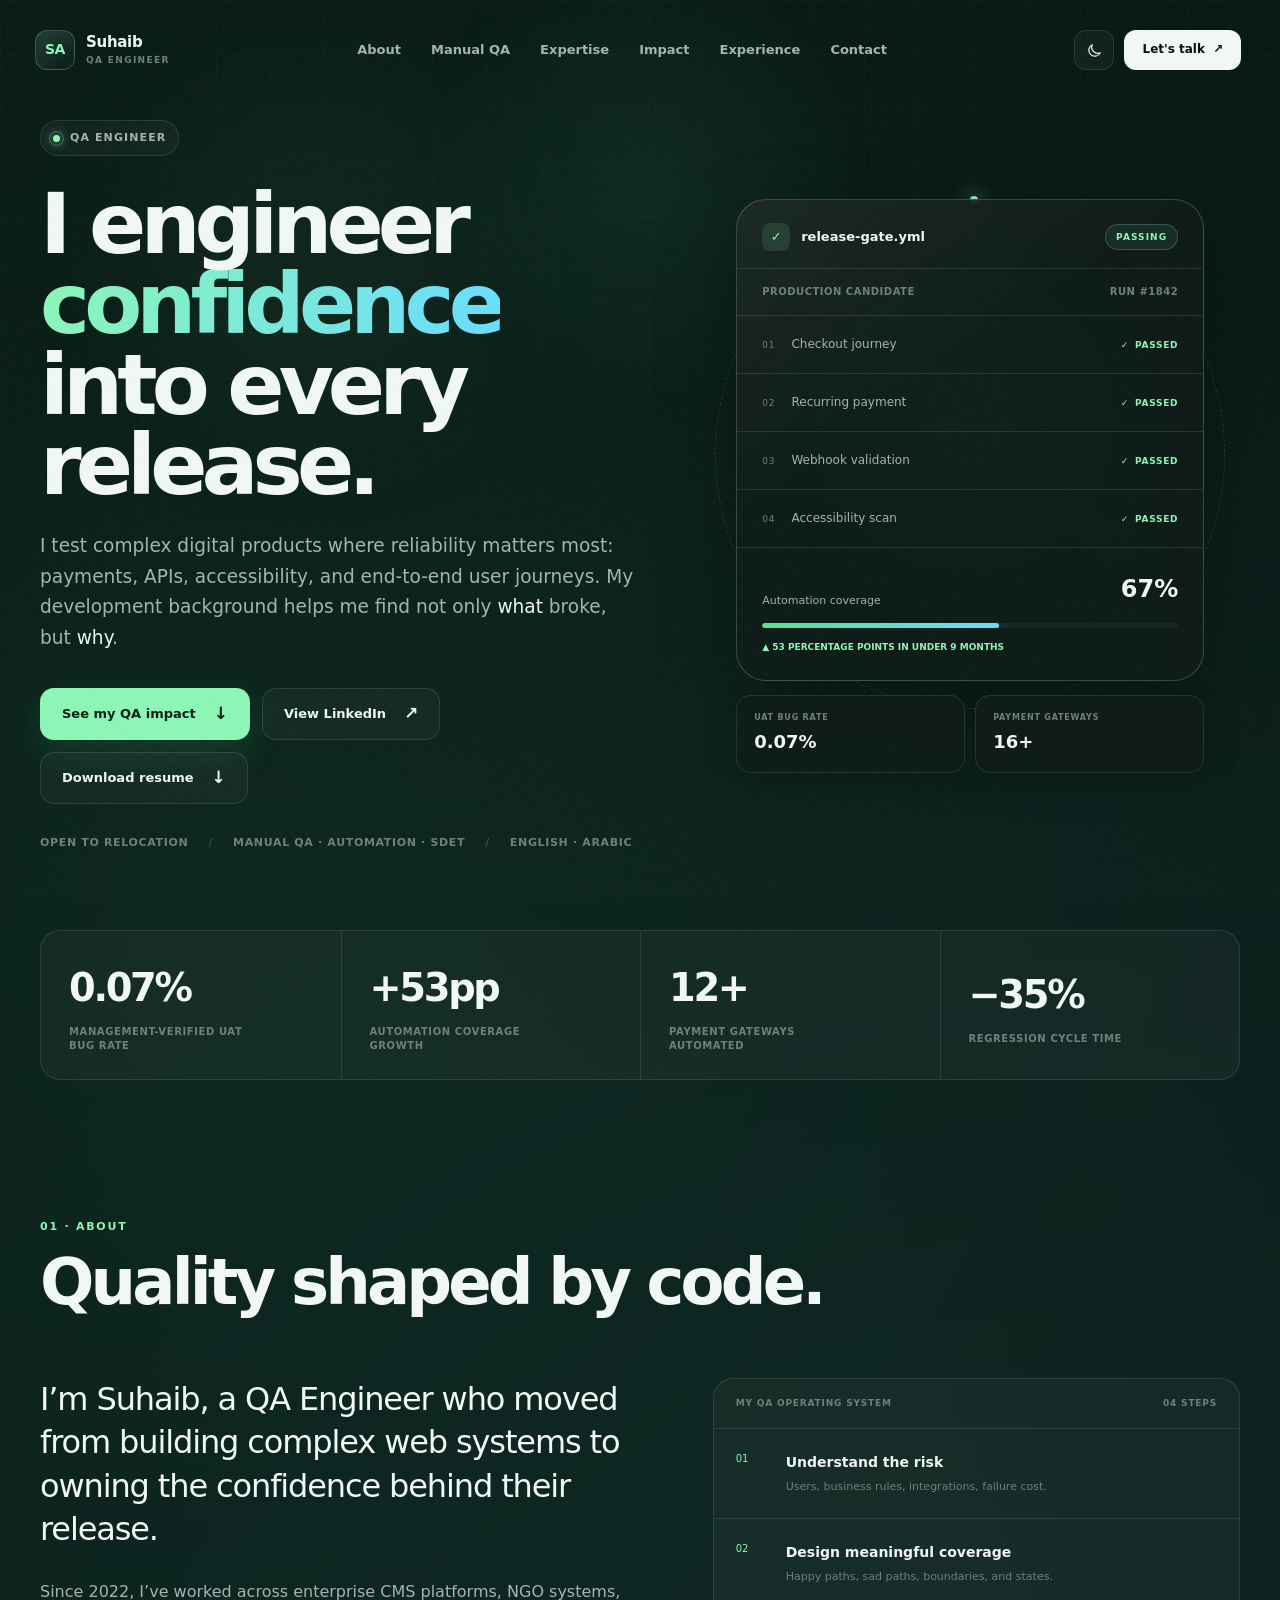
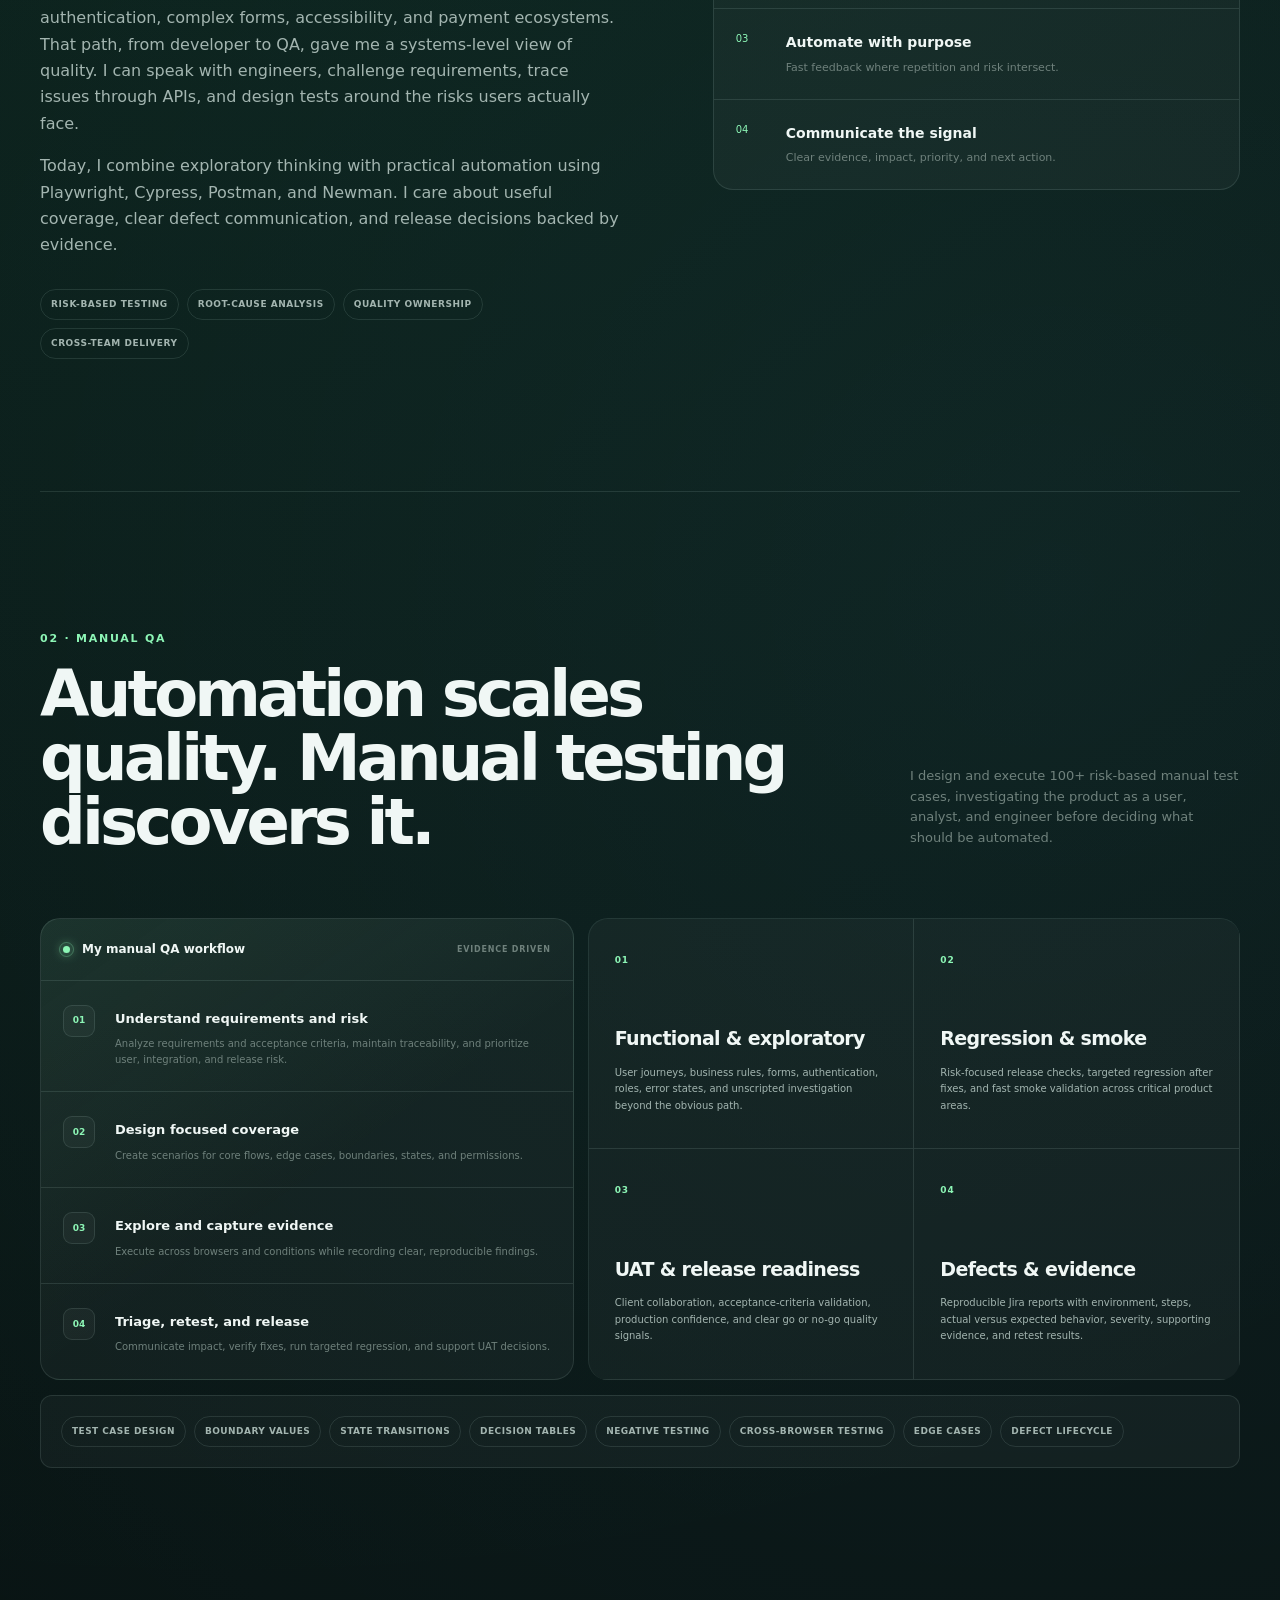
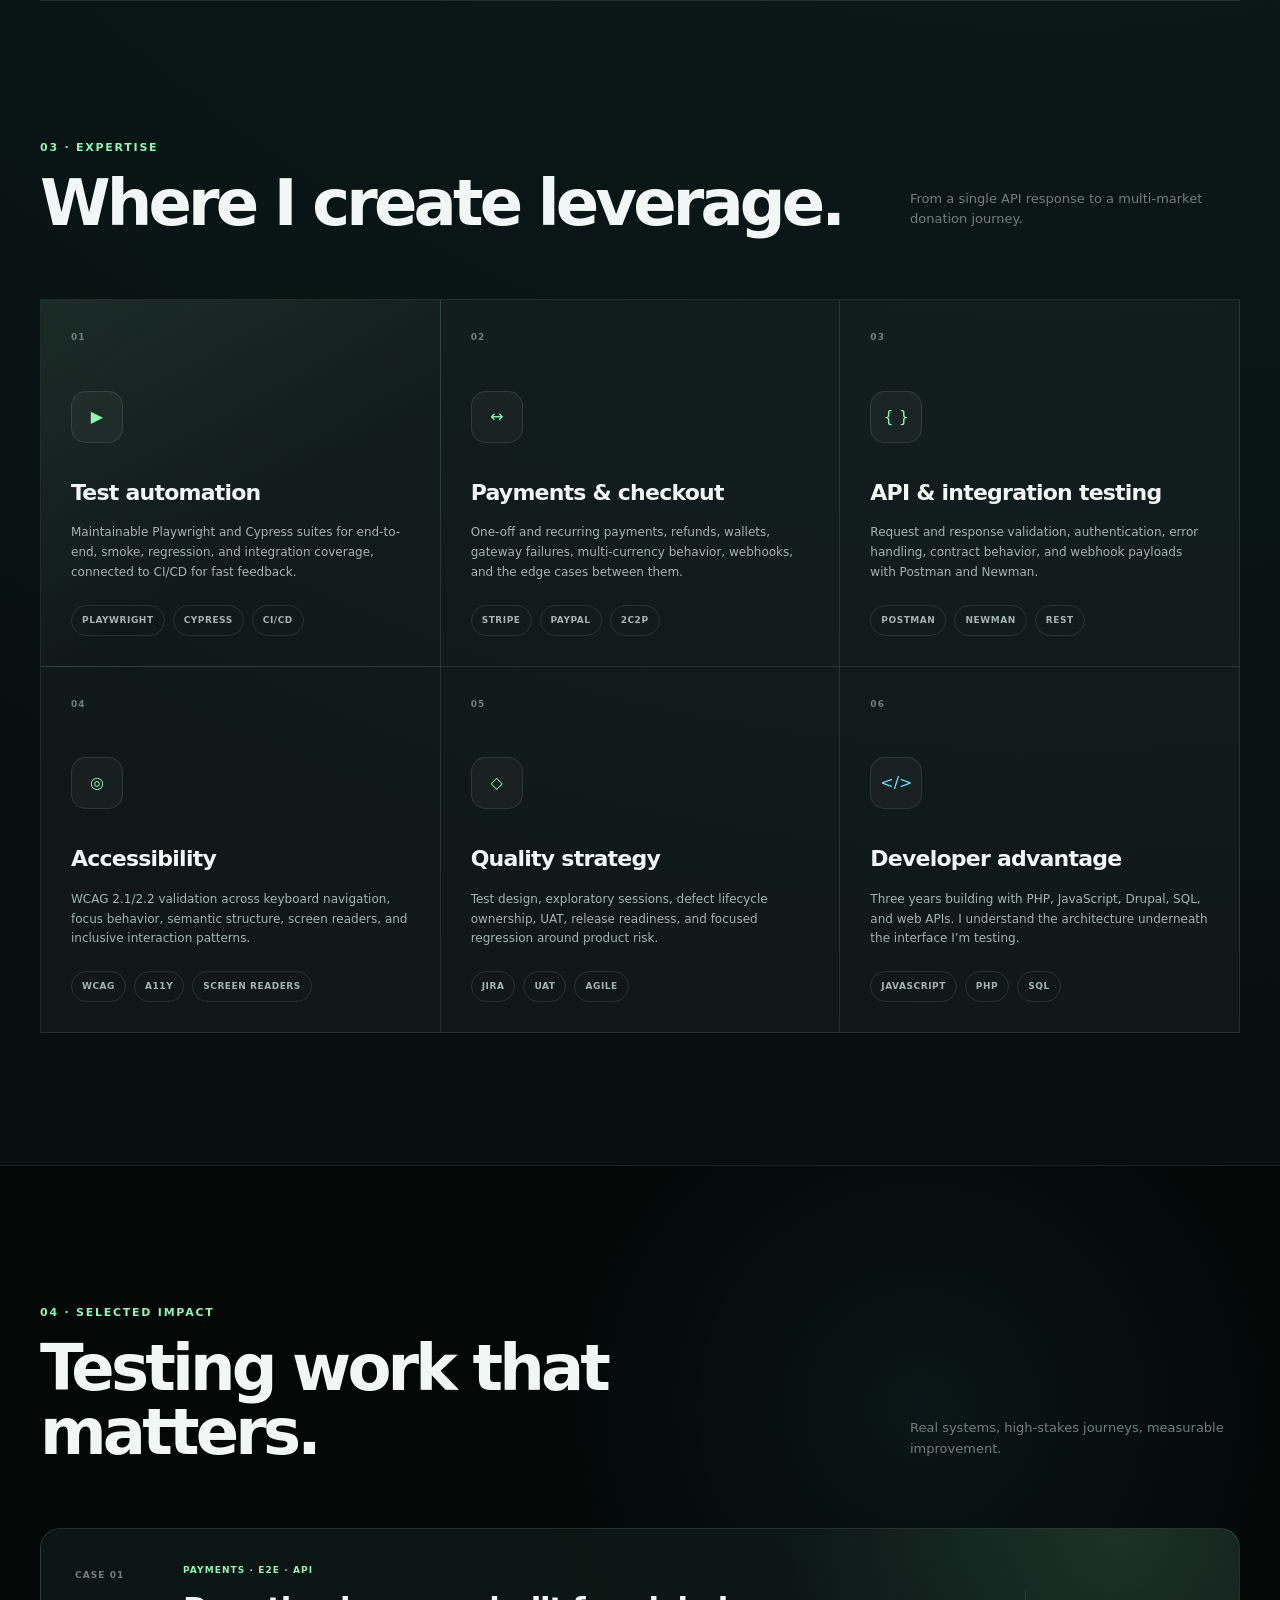
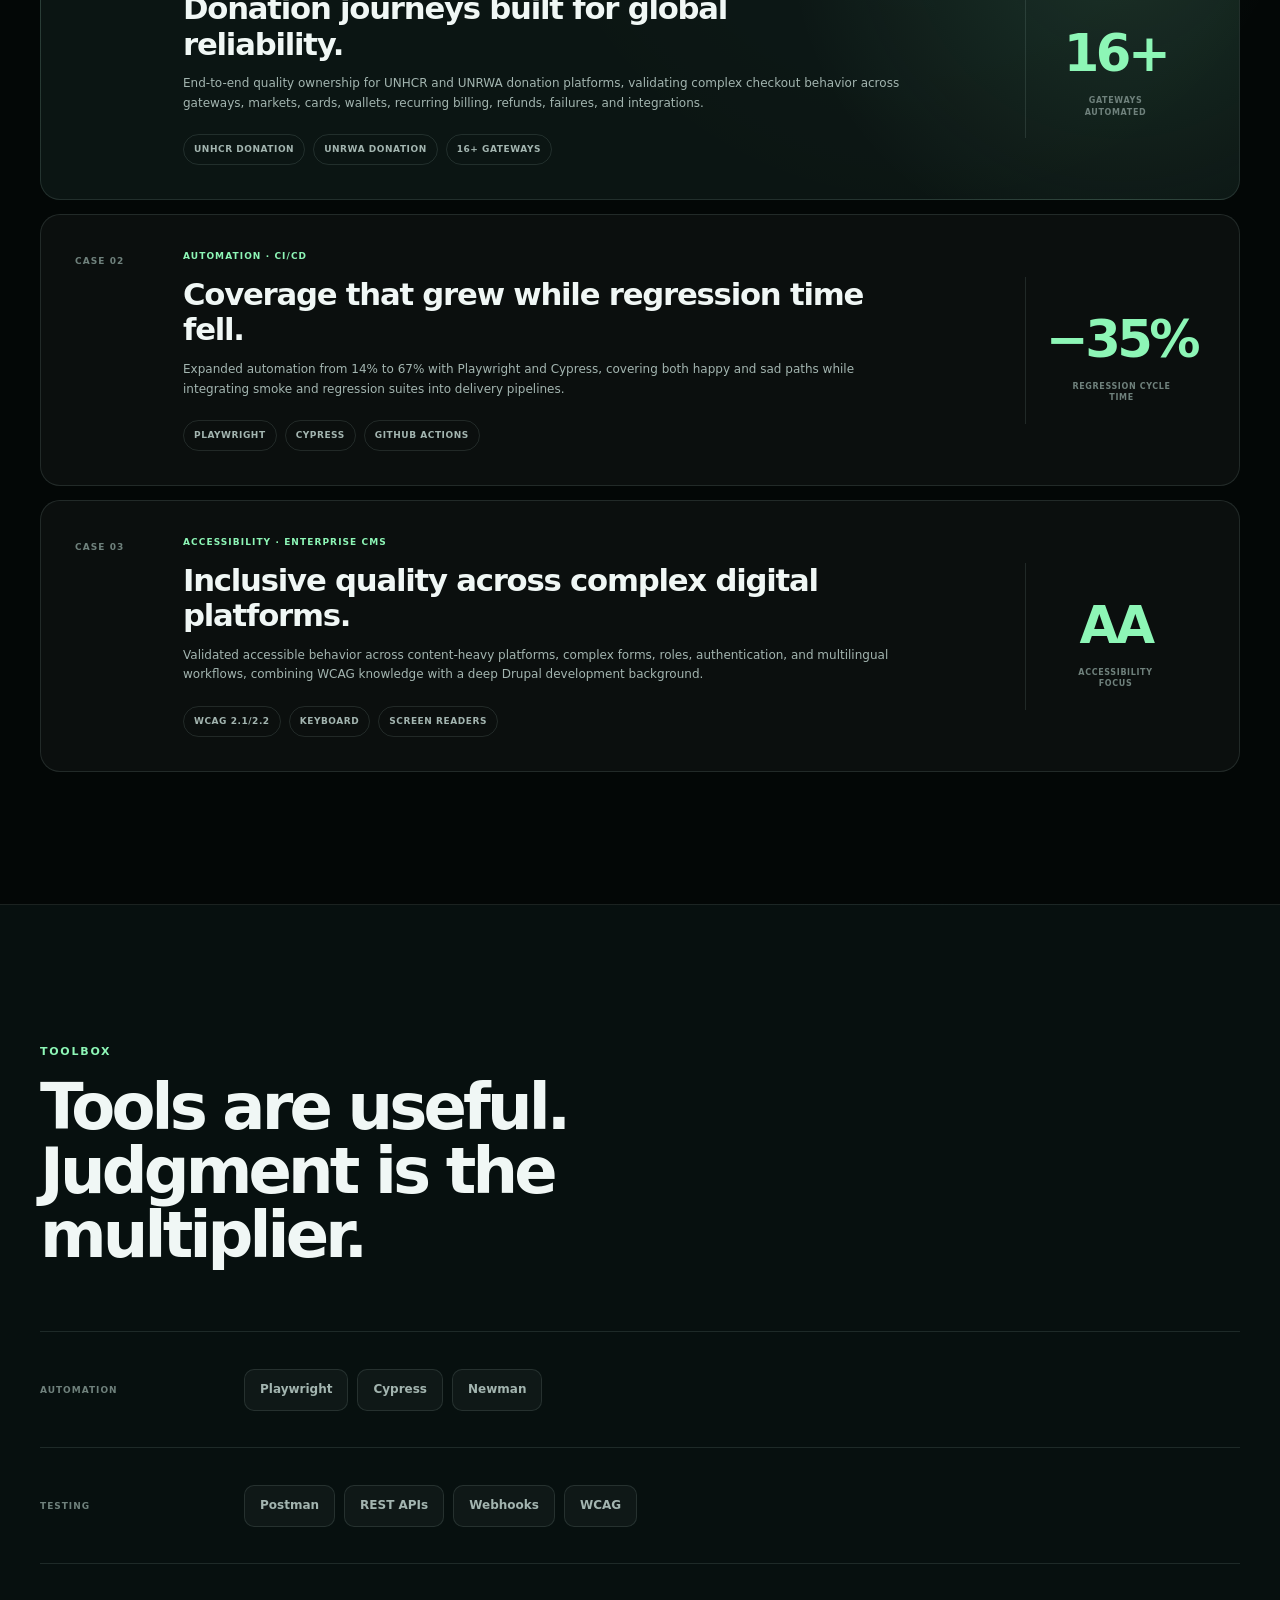
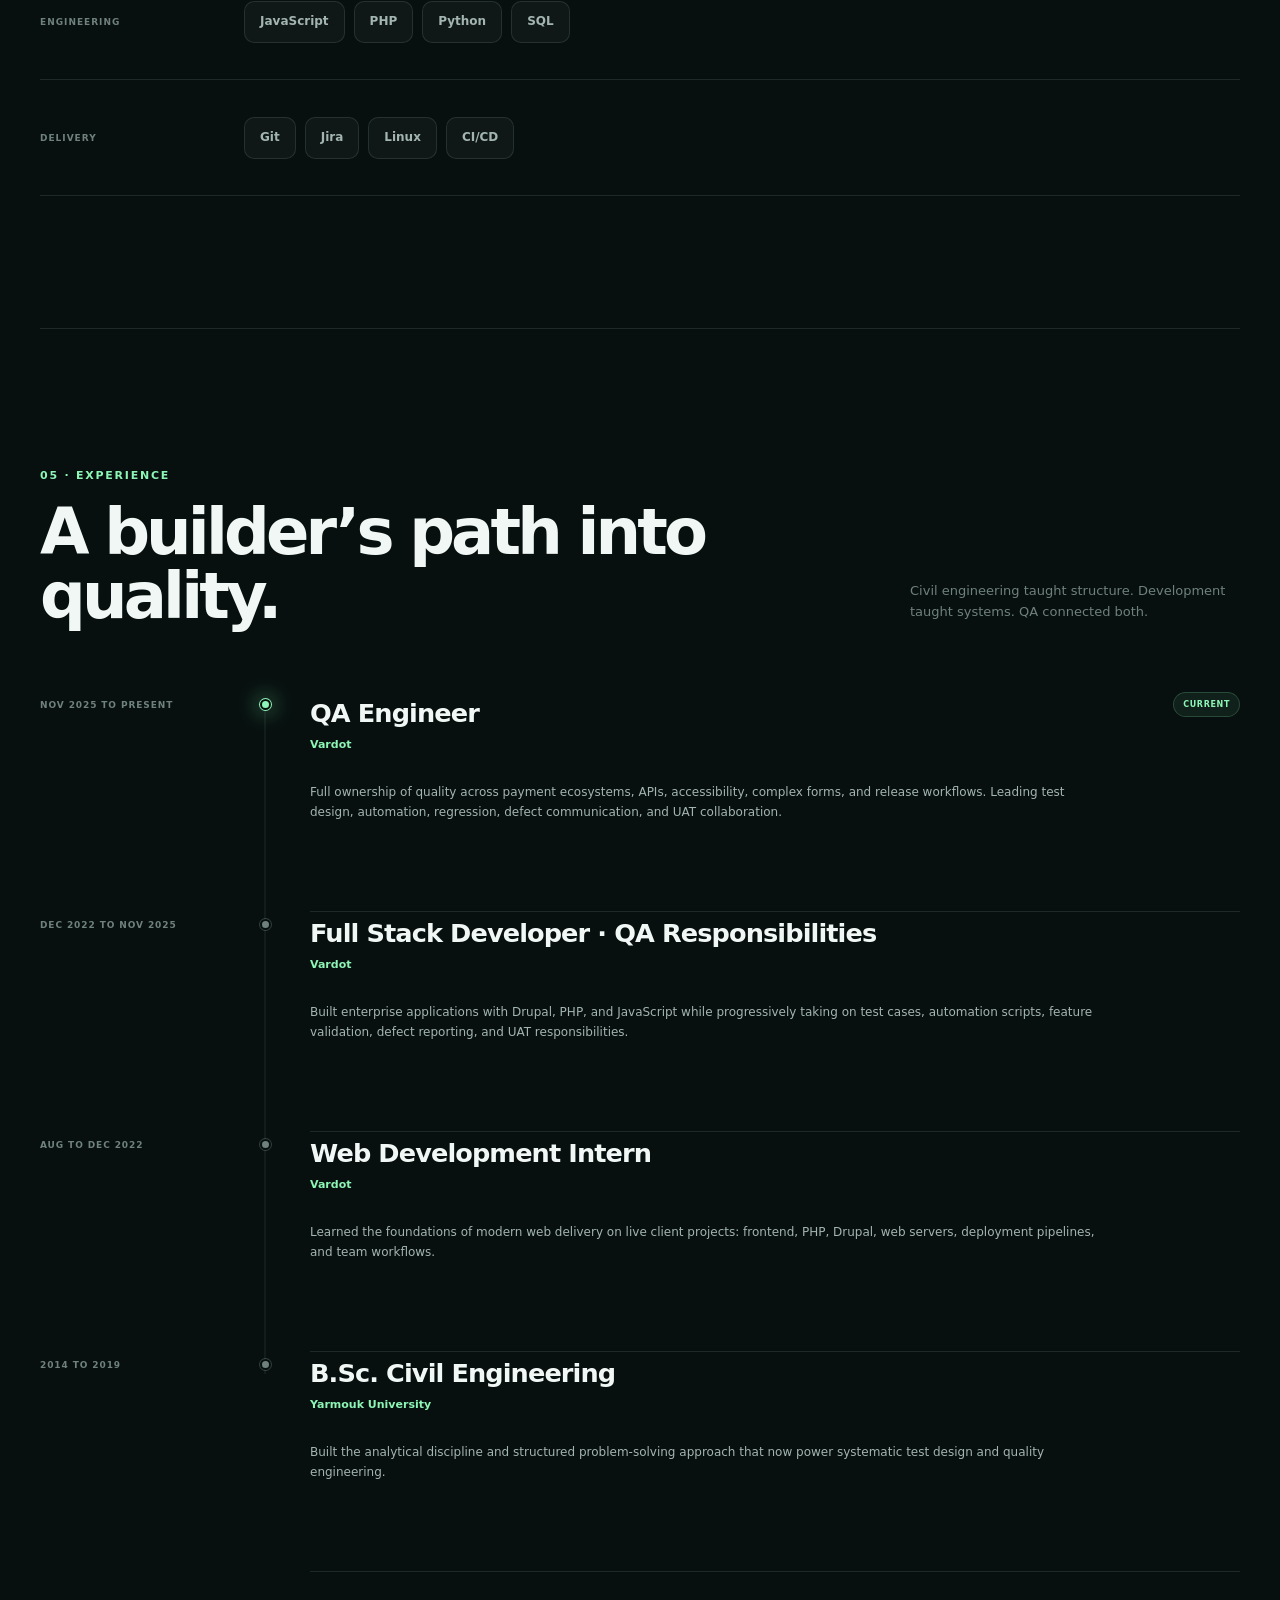
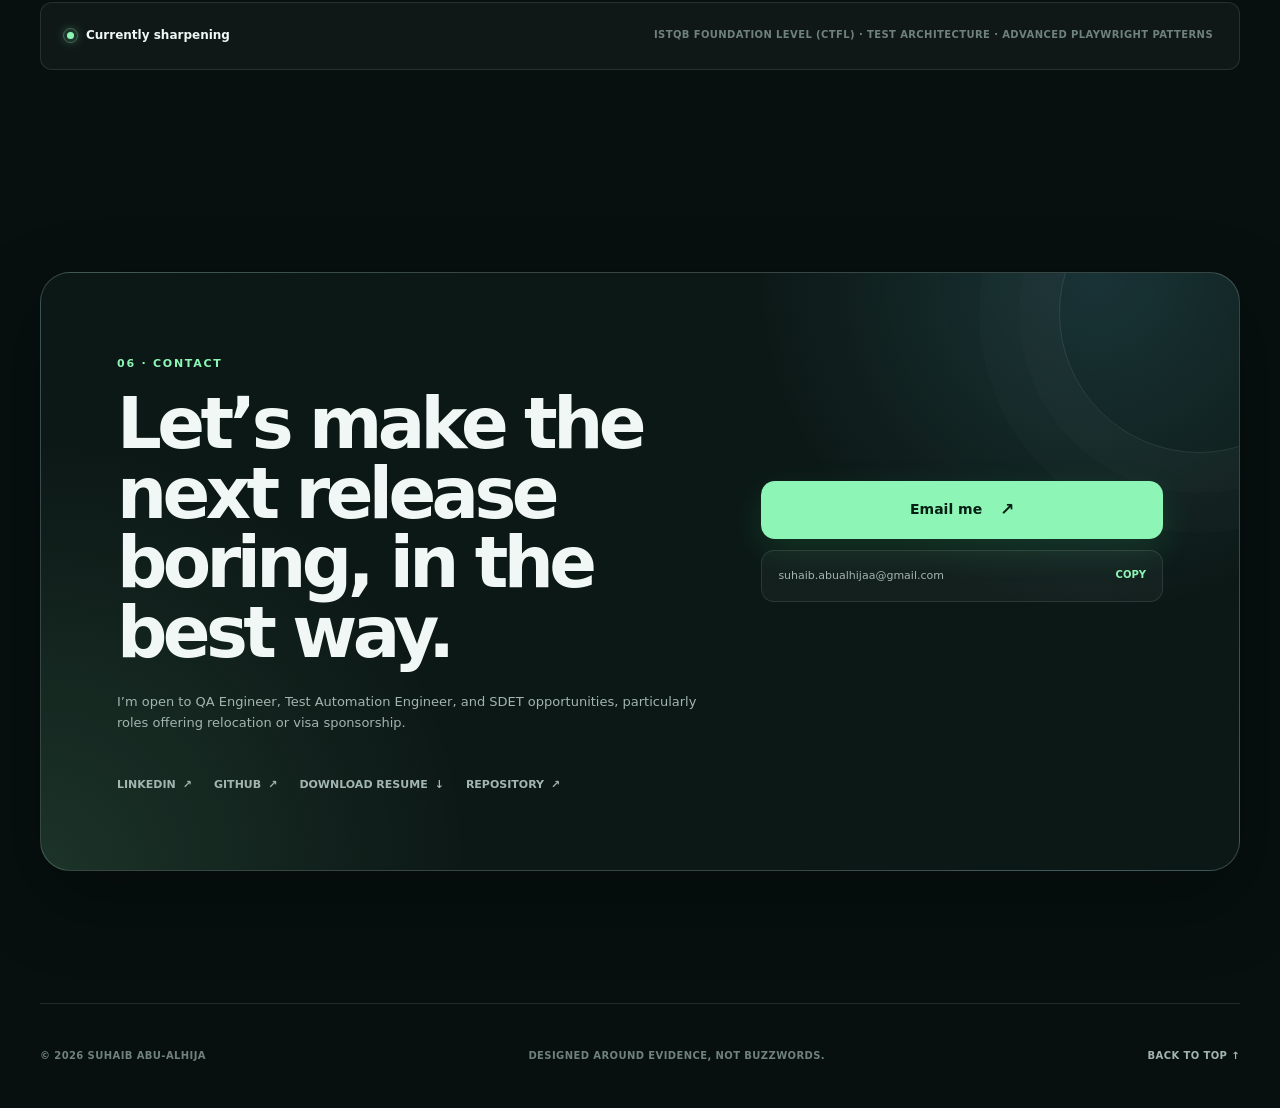
<file: index.html>
<!doctype html>
<html lang="en" data-theme="dark">
  <head>
    <meta charset="UTF-8" />
    <meta name="viewport" content="width=device-width, initial-scale=1" />
    <meta
      name="description"
      content="Portfolio of Suhaib Abu-Alhija, a QA Engineer specializing in test automation, payment ecosystems, API testing, accessibility, and reliable release engineering."
    />
    <meta name="author" content="Suhaib Abu-Alhija" />
    <meta name="theme-color" content="#07100f" />
    <meta name="color-scheme" content="dark light" />
    <meta property="og:type" content="website" />
    <meta property="og:site_name" content="Suhaib Abu-Alhija" />
    <meta property="og:title" content="Suhaib Abu-Alhija | QA Engineer & Test Automation" />
    <meta
      property="og:description"
      content="I build confidence into complex releases through automation, payment testing, API validation, and a developer's understanding of the system underneath."
    />
    <meta property="og:url" content="https://abualhija.github.io/portfolio/" />
    <meta property="og:image" content="https://abualhija.github.io/portfolio/og-image.png" />
    <meta property="og:image:width" content="1200" />
    <meta property="og:image:height" content="630" />
    <meta name="twitter:card" content="summary_large_image" />
    <meta name="twitter:title" content="Suhaib Abu-Alhija | QA Engineer" />
    <meta
      name="twitter:description"
      content="QA automation, payments, APIs, accessibility, and release confidence."
    />
    <meta name="twitter:image" content="https://abualhija.github.io/portfolio/og-image.png" />
    <link rel="canonical" href="https://abualhija.github.io/portfolio/" />
    <link rel="icon" type="image/svg+xml" href="favicon.svg" />
    <link rel="icon" type="image/png" sizes="32x32" href="favicon-32x32.png" />
    <link rel="apple-touch-icon" href="apple-touch-icon.png" />
    <link rel="manifest" href="site.webmanifest" />
    <link rel="stylesheet" href="qa-portfolio.css?v=mobile-1" />
    <title>Suhaib Abu-Alhija | QA Engineer & Test Automation</title>
  </head>
  <body>
    <a class="skip-link" href="#main">Skip to main content</a>
    <div class="scroll-progress" aria-hidden="true"><span></span></div>
    <div class="cursor-glow" aria-hidden="true"></div>

    <header class="site-header" data-header>
      <a class="brand" href="#home" aria-label="Suhaib Abu-Alhija home">
        <span class="brand-mark">SA</span>
        <span class="brand-copy">
          <strong>Suhaib</strong>
          <small>QA Engineer</small>
        </span>
      </a>

      <nav class="main-nav" aria-label="Primary navigation" data-nav>
        <a href="#about">About</a>
        <a href="#manual">Manual QA</a>
        <a href="#expertise">Expertise</a>
        <a href="#work">Impact</a>
        <a href="#experience">Experience</a>
        <a href="#contact">Contact</a>
      </nav>

      <div class="header-actions">
        <button class="icon-button theme-toggle" type="button" aria-label="Switch to light theme" data-theme-toggle>
          <svg class="moon-icon" viewBox="0 0 24 24" aria-hidden="true">
            <path d="M20.2 15.1A8.5 8.5 0 0 1 8.9 3.8 8.5 8.5 0 1 0 20.2 15Z"></path>
          </svg>
          <svg class="sun-icon" viewBox="0 0 24 24" aria-hidden="true">
            <circle cx="12" cy="12" r="3.5"></circle>
            <path d="M12 2v2M12 20v2M4.9 4.9l1.4 1.4M17.7 17.7l1.4 1.4M2 12h2M20 12h2M4.9 19.1l1.4-1.4M17.7 6.3l1.4-1.4"></path>
          </svg>
        </button>
        <a class="header-cta" href="#contact">Let's talk <span aria-hidden="true">↗</span></a>
        <button
          class="menu-toggle"
          type="button"
          aria-label="Open navigation"
          aria-expanded="false"
          data-menu-toggle
        >
          <span></span><span></span>
        </button>
      </div>
    </header>

    <main id="main">
      <section class="hero section-shell" id="home">
        <div class="hero-copy" data-reveal>
          <div class="eyebrow">
            <span class="status-dot" aria-hidden="true"></span>
            QA Engineer
          </div>
          <h1>
            I engineer
            <span class="gradient-text">confidence</span>
            into every release.
          </h1>
          <p class="hero-intro">
            I test complex digital products where reliability matters most: payments, APIs,
            accessibility, and end-to-end user journeys. My development background helps me
            find not only <em>what</em> broke, but <em>why</em>.
          </p>

          <div class="hero-actions">
            <a class="button button-primary" href="#work">
              See my QA impact <span aria-hidden="true">↓</span>
            </a>
            <a
              class="button button-secondary"
              href="https://www.linkedin.com/in/suhaib-hija/"
              target="_blank"
              rel="noreferrer"
            >
              View LinkedIn <span aria-hidden="true">↗</span>
            </a>
            <a
              class="button button-secondary"
              href="Suhaib_QA.pdf"
              download
              onclick="window.goatcounter?.count({ path: 'cv-download', title: 'CV Download', event: true })"
            >
              Download resume <span aria-hidden="true">↓</span>
            </a>
          </div>

          <div class="hero-meta" aria-label="Availability">
            <span>Open to relocation</span>
            <span>Manual QA · Automation · SDET</span>
            <span>English · Arabic</span>
          </div>
        </div>

        <div class="hero-visual" data-reveal data-delay="160">
          <div class="orbit orbit-one" aria-hidden="true"></div>
          <div class="orbit orbit-two" aria-hidden="true"></div>
          <div class="quality-console" data-tilt>
            <div class="console-header">
              <div class="console-title">
                <span class="console-icon" aria-hidden="true">✓</span>
                <span>release-gate.yml</span>
              </div>
              <span class="passing-pill">passing</span>
            </div>
            <div class="console-meta">
              <span>Production candidate</span>
              <span>Run #1842</span>
            </div>
            <div class="test-list" aria-label="Automated test results">
              <div class="test-row" data-test-row>
                <span class="test-name"><i>01</i> Checkout journey</span>
                <span class="test-status">queued</span>
              </div>
              <div class="test-row" data-test-row>
                <span class="test-name"><i>02</i> Recurring payment</span>
                <span class="test-status">queued</span>
              </div>
              <div class="test-row" data-test-row>
                <span class="test-name"><i>03</i> Webhook validation</span>
                <span class="test-status">queued</span>
              </div>
              <div class="test-row" data-test-row>
                <span class="test-name"><i>04</i> Accessibility scan</span>
                <span class="test-status">queued</span>
              </div>
            </div>
            <div class="console-result">
              <div>
                <span class="result-label">Automation coverage</span>
                <strong>67%</strong>
              </div>
              <div class="coverage-track" aria-hidden="true"><span></span></div>
              <p><span>▲ 53 percentage points in under 9 months</span></p>
            </div>
          </div>

          <div class="floating-notes" aria-hidden="true">
            <div class="floating-note note-one">
              <span>UAT bug rate</span>
              <strong>0.07%</strong>
            </div>
            <div class="floating-note note-two">
              <span>Payment gateways</span>
              <strong>16+</strong>
            </div>
          </div>
        </div>
      </section>

      <section class="metrics section-shell" aria-label="Key achievements">
        <article class="metric-card" data-reveal>
          <strong class="metric-value" data-count="0.07" data-decimals="2" data-suffix="%">0.07%</strong>
          <span>Management-verified UAT bug rate</span>
        </article>
        <article class="metric-card" data-reveal data-delay="80">
          <strong class="metric-value" data-count="53" data-prefix="+" data-suffix="pp">+53pp</strong>
          <span>Automation coverage growth</span>
        </article>
        <article class="metric-card" data-reveal data-delay="160">
          <strong class="metric-value" data-count="12" data-suffix="+">16+</strong>
          <span>Payment gateways automated</span>
        </article>
        <article class="metric-card" data-reveal data-delay="240">
          <strong class="metric-value" data-count="35" data-prefix="−" data-suffix="%">−35%</strong>
          <span>Regression cycle time</span>
        </article>
      </section>

      <section class="about section-shell section-pad" id="about">
        <div class="section-heading" data-reveal>
          <span class="section-kicker">01 · About</span>
          <h2>Quality shaped by code.</h2>
        </div>

        <div class="about-grid">
          <div class="about-copy" data-reveal>
            <p class="lead">
              I’m Suhaib, a QA Engineer who moved from building complex web systems to
              owning the confidence behind their release.
            </p>
            <p>
              Since 2022, I’ve worked across enterprise CMS platforms, NGO systems,
              authentication, complex forms, accessibility, and payment ecosystems. That
              path, from developer to QA, gave me a systems-level view of quality. I can
              speak with engineers, challenge requirements, trace issues through APIs,
              and design tests around the risks users actually face.
            </p>
            <p>
              Today, I combine exploratory thinking with practical automation using
              Playwright, Cypress, Postman, and Newman. I care about useful coverage,
              clear defect communication, and release decisions backed by evidence.
            </p>
            <div class="about-tags" aria-label="Professional focus">
              <span>Risk-based testing</span>
              <span>Root-cause analysis</span>
              <span>Quality ownership</span>
              <span>Cross-team delivery</span>
            </div>
          </div>

          <aside class="principles-card" data-reveal data-delay="120">
            <div class="card-topline">
              <span>My QA operating system</span>
              <span>04 steps</span>
            </div>
            <ol class="principles-list">
              <li>
                <span>01</span>
                <div><strong>Understand the risk</strong><small>Users, business rules, integrations, failure cost.</small></div>
              </li>
              <li>
                <span>02</span>
                <div><strong>Design meaningful coverage</strong><small>Happy paths, sad paths, boundaries, and states.</small></div>
              </li>
              <li>
                <span>03</span>
                <div><strong>Automate with purpose</strong><small>Fast feedback where repetition and risk intersect.</small></div>
              </li>
              <li>
                <span>04</span>
                <div><strong>Communicate the signal</strong><small>Clear evidence, impact, priority, and next action.</small></div>
              </li>
            </ol>
          </aside>
        </div>
      </section>

      <section class="manual section-shell section-pad" id="manual">
        <div class="section-heading heading-row" data-reveal>
          <div>
            <span class="section-kicker">02 · Manual QA</span>
            <h2>Automation scales quality. Manual testing discovers it.</h2>
          </div>
          <p>
            I design and execute 100+ risk-based manual test cases, investigating the product
            as a user, analyst, and engineer before deciding what should be automated.
          </p>
        </div>

        <div class="manual-dashboard">
          <article class="manual-flow" data-reveal>
            <div class="manual-flow-header">
              <div>
                <span class="status-dot" aria-hidden="true"></span>
                <strong>My manual QA workflow</strong>
              </div>
              <span>Evidence driven</span>
            </div>
            <ol class="manual-steps">
              <li>
                <span>01</span>
                <div>
                  <strong>Understand requirements and risk</strong>
                  <p>Analyze requirements and acceptance criteria, maintain traceability, and prioritize user, integration, and release risk.</p>
                </div>
              </li>
              <li>
                <span>02</span>
                <div>
                  <strong>Design focused coverage</strong>
                  <p>Create scenarios for core flows, edge cases, boundaries, states, and permissions.</p>
                </div>
              </li>
              <li>
                <span>03</span>
                <div>
                  <strong>Explore and capture evidence</strong>
                  <p>Execute across browsers and conditions while recording clear, reproducible findings.</p>
                </div>
              </li>
              <li>
                <span>04</span>
                <div>
                  <strong>Triage, retest, and release</strong>
                  <p>Communicate impact, verify fixes, run targeted regression, and support UAT decisions.</p>
                </div>
              </li>
            </ol>
          </article>

          <div class="manual-capabilities">
            <article class="manual-card" data-reveal data-delay="50">
              <span>01</span>
              <h3>Functional & exploratory</h3>
              <p>
                User journeys, business rules, forms, authentication, roles, error states,
                and unscripted investigation beyond the obvious path.
              </p>
            </article>
            <article class="manual-card" data-reveal data-delay="100">
              <span>02</span>
              <h3>Regression & smoke</h3>
              <p>
                Risk-focused release checks, targeted regression after fixes, and fast
                smoke validation across critical product areas.
              </p>
            </article>
            <article class="manual-card" data-reveal data-delay="150">
              <span>03</span>
              <h3>UAT & release readiness</h3>
              <p>
                Client collaboration, acceptance-criteria validation, production
                confidence, and clear go or no-go quality signals.
              </p>
            </article>
            <article class="manual-card" data-reveal data-delay="200">
              <span>04</span>
              <h3>Defects & evidence</h3>
              <p>
                Reproducible Jira reports with environment, steps, actual versus expected
                behavior, severity, supporting evidence, and retest results.
              </p>
            </article>
          </div>
        </div>

        <div class="manual-techniques" data-reveal aria-label="Manual testing techniques">
          <span>Test case design</span>
          <span>Boundary values</span>
          <span>State transitions</span>
          <span>Decision tables</span>
          <span>Negative testing</span>
          <span>Cross-browser testing</span>
          <span>Edge cases</span>
          <span>Defect lifecycle</span>
        </div>
      </section>

      <section class="expertise section-shell section-pad" id="expertise">
        <div class="section-heading heading-row" data-reveal>
          <div>
            <span class="section-kicker">03 · Expertise</span>
            <h2>Where I create leverage.</h2>
          </div>
          <p>From a single API response to a multi-market donation journey.</p>
        </div>

        <div class="expertise-grid">
          <article class="expertise-card feature-card" data-reveal data-tilt>
            <div class="expertise-number">01</div>
            <div class="expertise-icon" aria-hidden="true">▶</div>
            <h3>Test automation</h3>
            <p>
              Maintainable Playwright and Cypress suites for end-to-end, smoke,
              regression, and integration coverage, connected to CI/CD for fast feedback.
            </p>
            <div class="chip-row"><span>Playwright</span><span>Cypress</span><span>CI/CD</span></div>
          </article>

          <article class="expertise-card" data-reveal data-delay="70" data-tilt>
            <div class="expertise-number">02</div>
            <div class="expertise-icon" aria-hidden="true">↔</div>
            <h3>Payments & checkout</h3>
            <p>
              One-off and recurring payments, refunds, wallets, gateway failures,
              multi-currency behavior, webhooks, and the edge cases between them.
            </p>
            <div class="chip-row"><span>Stripe</span><span>PayPal</span><span>2C2P</span></div>
          </article>

          <article class="expertise-card" data-reveal data-delay="140" data-tilt>
            <div class="expertise-number">03</div>
            <div class="expertise-icon" aria-hidden="true">{ }</div>
            <h3>API & integration testing</h3>
            <p>
              Request and response validation, authentication, error handling,
              contract behavior, and webhook payloads with Postman and Newman.
            </p>
            <div class="chip-row"><span>Postman</span><span>Newman</span><span>REST</span></div>
          </article>

          <article class="expertise-card" data-reveal data-tilt>
            <div class="expertise-number">04</div>
            <div class="expertise-icon" aria-hidden="true">◎</div>
            <h3>Accessibility</h3>
            <p>
              WCAG 2.1/2.2 validation across keyboard navigation, focus behavior,
              semantic structure, screen readers, and inclusive interaction patterns.
            </p>
            <div class="chip-row"><span>WCAG</span><span>A11y</span><span>Screen readers</span></div>
          </article>

          <article class="expertise-card" data-reveal data-delay="70" data-tilt>
            <div class="expertise-number">05</div>
            <div class="expertise-icon" aria-hidden="true">◇</div>
            <h3>Quality strategy</h3>
            <p>
              Test design, exploratory sessions, defect lifecycle ownership, UAT,
              release readiness, and focused regression around product risk.
            </p>
            <div class="chip-row"><span>Jira</span><span>UAT</span><span>Agile</span></div>
          </article>

          <article class="expertise-card developer-card" data-reveal data-delay="140" data-tilt>
            <div class="expertise-number">06</div>
            <div class="expertise-icon" aria-hidden="true">&lt;/&gt;</div>
            <h3>Developer advantage</h3>
            <p>
              Three years building with PHP, JavaScript, Drupal, SQL, and web APIs.
              I understand the architecture underneath the interface I’m testing.
            </p>
            <div class="chip-row"><span>JavaScript</span><span>PHP</span><span>SQL</span></div>
          </article>
        </div>
      </section>

      <section class="work section-pad" id="work">
        <div class="section-shell">
          <div class="section-heading heading-row" data-reveal>
            <div>
              <span class="section-kicker">04 · Selected impact</span>
              <h2>Testing work that matters.</h2>
            </div>
            <p>Real systems, high-stakes journeys, measurable improvement.</p>
          </div>

          <div class="case-studies">
            <article class="case-study case-primary" data-reveal>
              <div class="case-index">CASE 01</div>
              <div class="case-main">
                <div class="case-label">Payments · E2E · API</div>
                <h3>Donation journeys built for global reliability.</h3>
                <p>
                  End-to-end quality ownership for UNHCR and UNRWA donation platforms,
                  validating complex checkout behavior across gateways, markets, cards,
                  wallets, recurring billing, refunds, failures, and integrations.
                </p>
                <div class="case-tags">
                  <span>UNHCR Donation</span><span>UNRWA Donation</span><span>16+ gateways</span>
                </div>
              </div>
              <div class="case-stat">
                <strong>16+</strong>
                <span>gateways automated</span>
              </div>
            </article>

            <article class="case-study" data-reveal>
              <div class="case-index">CASE 02</div>
              <div class="case-main">
                <div class="case-label">Automation · CI/CD</div>
                <h3>Coverage that grew while regression time fell.</h3>
                <p>
                  Expanded automation from 14% to 67% with Playwright and Cypress,
                  covering both happy and sad paths while integrating smoke and regression
                  suites into delivery pipelines.
                </p>
                <div class="case-tags">
                  <span>Playwright</span><span>Cypress</span><span>GitHub Actions</span>
                </div>
              </div>
              <div class="case-stat">
                <strong>−35%</strong>
                <span>regression cycle time</span>
              </div>
            </article>

            <article class="case-study" data-reveal>
              <div class="case-index">CASE 03</div>
              <div class="case-main">
                <div class="case-label">Accessibility · Enterprise CMS</div>
                <h3>Inclusive quality across complex digital platforms.</h3>
                <p>
                  Validated accessible behavior across content-heavy platforms, complex
                  forms, roles, authentication, and multilingual workflows, combining WCAG
                  knowledge with a deep Drupal development background.
                </p>
                <div class="case-tags">
                  <span>WCAG 2.1/2.2</span><span>Keyboard</span><span>Screen readers</span>
                </div>
              </div>
              <div class="case-stat">
                <strong>AA</strong>
                <span>accessibility focus</span>
              </div>
            </article>
          </div>
        </div>
      </section>

      <section class="stack section-shell section-pad" aria-labelledby="stack-title">
        <div class="section-heading" data-reveal>
          <span class="section-kicker">Toolbox</span>
          <h2 id="stack-title">Tools are useful. Judgment is the multiplier.</h2>
        </div>

        <div class="stack-grid">
          <div class="stack-group" data-reveal>
            <span class="stack-label">Automation</span>
            <div class="stack-items"><span>Playwright</span><span>Cypress</span><span>Newman</span></div>
          </div>
          <div class="stack-group" data-reveal data-delay="60">
            <span class="stack-label">Testing</span>
            <div class="stack-items"><span>Postman</span><span>REST APIs</span><span>Webhooks</span><span>WCAG</span></div>
          </div>
          <div class="stack-group" data-reveal data-delay="120">
            <span class="stack-label">Engineering</span>
            <div class="stack-items"><span>JavaScript</span><span>PHP</span><span>Python</span><span>SQL</span></div>
          </div>
          <div class="stack-group" data-reveal data-delay="180">
            <span class="stack-label">Delivery</span>
            <div class="stack-items"><span>Git</span><span>Jira</span><span>Linux</span><span>CI/CD</span></div>
          </div>
        </div>
      </section>

      <section class="experience section-shell section-pad" id="experience">
        <div class="section-heading heading-row" data-reveal>
          <div>
            <span class="section-kicker">05 · Experience</span>
            <h2>A builder’s path into quality.</h2>
          </div>
          <p>Civil engineering taught structure. Development taught systems. QA connected both.</p>
        </div>

        <div class="timeline">
          <article class="timeline-item current" data-reveal>
            <div class="timeline-date">NOV 2025 TO PRESENT</div>
            <div class="timeline-marker"><span></span></div>
            <div class="timeline-content">
              <div class="timeline-heading">
                <div><h3>QA Engineer</h3><p>Vardot</p></div>
                <span>Current</span>
              </div>
              <p>
                Full ownership of quality across payment ecosystems, APIs, accessibility,
                complex forms, and release workflows. Leading test design, automation,
                regression, defect communication, and UAT collaboration.
              </p>
            </div>
          </article>

          <article class="timeline-item" data-reveal>
            <div class="timeline-date">DEC 2022 TO NOV 2025</div>
            <div class="timeline-marker"><span></span></div>
            <div class="timeline-content">
              <div class="timeline-heading">
                <div><h3>Full Stack Developer · QA Responsibilities</h3><p>Vardot</p></div>
              </div>
              <p>
                Built enterprise applications with Drupal, PHP, and JavaScript while
                progressively taking on test cases, automation scripts, feature validation,
                defect reporting, and UAT responsibilities.
              </p>
            </div>
          </article>

          <article class="timeline-item" data-reveal>
            <div class="timeline-date">AUG TO DEC 2022</div>
            <div class="timeline-marker"><span></span></div>
            <div class="timeline-content">
              <div class="timeline-heading">
                <div><h3>Web Development Intern</h3><p>Vardot</p></div>
              </div>
              <p>
                Learned the foundations of modern web delivery on live client projects:
                frontend, PHP, Drupal, web servers, deployment pipelines, and team workflows.
              </p>
            </div>
          </article>

          <article class="timeline-item" data-reveal>
            <div class="timeline-date">2014 TO 2019</div>
            <div class="timeline-marker"><span></span></div>
            <div class="timeline-content">
              <div class="timeline-heading">
                <div><h3>B.Sc. Civil Engineering</h3><p>Yarmouk University</p></div>
              </div>
              <p>
                Built the analytical discipline and structured problem-solving approach that
                now power systematic test design and quality engineering.
              </p>
            </div>
          </article>
        </div>

        <div class="learning-strip" data-reveal>
          <div>
            <span class="status-dot" aria-hidden="true"></span>
            <strong>Currently sharpening</strong>
          </div>
          <p>ISTQB Foundation Level (CTFL) · Test architecture · Advanced Playwright patterns</p>
        </div>
      </section>

      <section class="contact section-shell section-pad" id="contact">
        <div class="contact-card" data-reveal>
          <div class="contact-copy">
            <span class="section-kicker">06 · Contact</span>
            <h2>Let’s make the next release boring, in the best way.</h2>
            <p>
              I’m open to QA Engineer, Test Automation Engineer, and SDET opportunities,
              particularly roles offering relocation or visa sponsorship.
            </p>
          </div>
          <div class="contact-actions">
            <a class="button button-primary button-large" href="mailto:suhaib.abualhijaa@gmail.com">
              Email me <span aria-hidden="true">↗</span>
            </a>
            <button
              class="copy-email"
              type="button"
              data-copy-email="suhaib.abualhijaa@gmail.com"
              aria-label="Copy email address"
            >
              <span>suhaib.abualhijaa@gmail.com</span>
              <strong>Copy</strong>
            </button>
          </div>
          <div class="contact-links">
            <a href="https://www.linkedin.com/in/suhaib-hija/" target="_blank" rel="noreferrer">
              LinkedIn <span aria-hidden="true">↗</span>
            </a>
            <a href="https://github.com/Abualhija" target="_blank" rel="noreferrer">
              GitHub <span aria-hidden="true">↗</span>
            </a>
            <a
              href="Suhaib_QA.pdf"
              download
              onclick="window.goatcounter?.count({ path: 'cv-download', title: 'CV Download', event: true })"
            >
              Download resume <span aria-hidden="true">↓</span>
            </a>
            <a href="https://github.com/Abualhija/portfolio" target="_blank" rel="noreferrer">
              Repository <span aria-hidden="true">↗</span>
            </a>
          </div>
        </div>
      </section>
    </main>

    <footer class="site-footer section-shell">
      <p>© <span data-year></span> Suhaib Abu-Alhija</p>
      <p>Designed around evidence, not buzzwords.</p>
      <a href="#home">Back to top <span aria-hidden="true">↑</span></a>
    </footer>

    <script
      data-goatcounter="https://suhaib-portfolio.goatcounter.com/count"
      async
      src="https://gc.zgo.at/count.js"
    ></script>
    <script src="qa-portfolio.js?v=mobile-1"></script>
  </body>
</html>
</file>
<file: qa-portfolio.css>
:root {
  --bg: #07100f;
  --bg-deep: #030706;
  --surface: rgba(16, 28, 26, 0.72);
  --surface-solid: #101c1a;
  --surface-strong: #152522;
  --surface-soft: rgba(255, 255, 255, 0.035);
  --text: #f0f7f5;
  --text-soft: #a3b5b0;
  --text-faint: #6f817c;
  --line: rgba(220, 255, 246, 0.11);
  --line-strong: rgba(220, 255, 246, 0.2);
  --accent: #8df6b6;
  --accent-strong: #53e391;
  --accent-2: #69ddff;
  --accent-ink: #062014;
  --danger: #ff7e8e;
  --shadow: 0 28px 80px rgba(0, 0, 0, 0.32);
  --display: "Avenir Next", "Segoe UI Variable Display", "Segoe UI", system-ui, sans-serif;
  --body: system-ui, -apple-system, BlinkMacSystemFont, "Segoe UI", sans-serif;
  --radius-sm: 12px;
  --radius-md: 20px;
  --radius-lg: 30px;
  --shell: min(1200px, calc(100% - 48px));
  --header-height: 76px;
  --mouse-x: 50vw;
  --mouse-y: 20vh;
}

[data-theme="light"] {
  --bg: #eef5f1;
  --bg-deep: #e3ede8;
  --surface: rgba(255, 255, 255, 0.72);
  --surface-solid: #ffffff;
  --surface-strong: #e8f1ec;
  --surface-soft: rgba(4, 33, 23, 0.035);
  --text: #0c211a;
  --text-soft: #405b51;
  --text-faint: #6c8179;
  --line: rgba(8, 54, 38, 0.12);
  --line-strong: rgba(8, 54, 38, 0.22);
  --accent: #0da868;
  --accent-strong: #078452;
  --accent-2: #0088b6;
  --accent-ink: #f2fff8;
  --shadow: 0 28px 80px rgba(18, 55, 41, 0.12);
}

*,
*::before,
*::after {
  box-sizing: border-box;
}

html {
  scroll-behavior: smooth;
  scroll-padding-top: calc(var(--header-height) + 20px);
}

body {
  margin: 0;
  min-width: 320px;
  overflow-x: hidden;
  background:
    radial-gradient(circle at 18% 10%, rgba(53, 227, 145, 0.09), transparent 28%),
    radial-gradient(circle at 82% 24%, rgba(105, 221, 255, 0.075), transparent 30%),
    var(--bg);
  color: var(--text);
  font-family: var(--body);
  font-size: 16px;
  line-height: 1.65;
  text-rendering: optimizeLegibility;
  transition: background-color 0.3s ease, color 0.3s ease;
}

body::before {
  position: fixed;
  z-index: -2;
  inset: 0;
  background-image:
    linear-gradient(rgba(255, 255, 255, 0.018) 1px, transparent 1px),
    linear-gradient(90deg, rgba(255, 255, 255, 0.018) 1px, transparent 1px);
  background-size: 54px 54px;
  mask-image: linear-gradient(to bottom, black 0%, transparent 85%);
  content: "";
  pointer-events: none;
}

body::after {
  position: fixed;
  z-index: 20;
  inset: 0;
  opacity: 0.025;
  background-image: url("data:image/svg+xml,%3Csvg viewBox='0 0 180 180' xmlns='http://www.w3.org/2000/svg'%3E%3Cfilter id='n'%3E%3CfeTurbulence type='fractalNoise' baseFrequency='.95' numOctaves='4' stitchTiles='stitch'/%3E%3C/filter%3E%3Crect width='100%25' height='100%25' filter='url(%23n)' opacity='.8'/%3E%3C/svg%3E");
  content: "";
  pointer-events: none;
}

::selection {
  background: var(--accent);
  color: var(--accent-ink);
}

::-webkit-scrollbar {
  width: 10px;
}

::-webkit-scrollbar-track {
  background: var(--bg-deep);
}

::-webkit-scrollbar-thumb {
  border: 3px solid var(--bg-deep);
  border-radius: 99px;
  background: var(--text-faint);
}

a {
  color: inherit;
  text-decoration: none;
}

button,
input,
textarea,
select {
  color: inherit;
  font: inherit;
}

button {
  cursor: pointer;
}

img,
svg {
  display: block;
  max-width: 100%;
}

h1,
h2,
h3,
p {
  margin-top: 0;
}

h1,
h2,
h3,
strong {
  font-family: var(--display);
}

.section-shell {
  width: var(--shell);
  margin-inline: auto;
}

.section-pad {
  padding-block: 132px;
}

.skip-link {
  position: fixed;
  z-index: 1000;
  top: 10px;
  left: 10px;
  padding: 10px 14px;
  transform: translateY(-160%);
  border-radius: 8px;
  background: var(--accent);
  color: var(--accent-ink);
  font-weight: 700;
}

.skip-link:focus {
  transform: translateY(0);
}

.scroll-progress {
  position: fixed;
  z-index: 200;
  top: 0;
  left: 0;
  width: 100%;
  height: 2px;
  background: transparent;
}

.scroll-progress span {
  display: block;
  width: 0;
  height: 100%;
  background: linear-gradient(90deg, var(--accent), var(--accent-2));
  box-shadow: 0 0 16px var(--accent);
}

.cursor-glow {
  position: fixed;
  z-index: -1;
  top: 0;
  left: 0;
  width: 500px;
  height: 500px;
  transform: translate3d(calc(var(--mouse-x) - 50%), calc(var(--mouse-y) - 50%), 0);
  border-radius: 50%;
  background: radial-gradient(circle, rgba(88, 237, 157, 0.07), transparent 66%);
  filter: blur(12px);
  pointer-events: none;
}

.site-header {
  position: fixed;
  z-index: 100;
  top: 12px;
  left: 50%;
  display: flex;
  width: min(1240px, calc(100% - 28px));
  height: var(--header-height);
  align-items: center;
  justify-content: space-between;
  padding: 0 18px 0 14px;
  transform: translateX(-50%);
  border: 1px solid transparent;
  border-radius: 18px;
  transition:
    height 0.25s ease,
    border-color 0.25s ease,
    background 0.25s ease,
    box-shadow 0.25s ease;
}

.site-header.is-scrolled {
  height: 64px;
  border-color: var(--line);
  background: color-mix(in srgb, var(--bg) 76%, transparent);
  box-shadow: 0 12px 42px rgba(0, 0, 0, 0.12);
  backdrop-filter: blur(18px);
}

.brand {
  display: inline-flex;
  align-items: center;
  gap: 11px;
}

.brand-mark {
  display: grid;
  width: 40px;
  height: 40px;
  place-items: center;
  border: 1px solid var(--line-strong);
  border-radius: 12px;
  background:
    linear-gradient(145deg, rgba(141, 246, 182, 0.17), transparent),
    var(--surface);
  color: var(--accent);
  font-family: var(--display);
  font-size: 14px;
  font-weight: 700;
  letter-spacing: -0.04em;
}

.brand-copy {
  display: grid;
  line-height: 1.05;
}

.brand-copy strong {
  font-size: 15px;
  letter-spacing: -0.02em;
}

.brand-copy small {
  margin-top: 5px;
  color: var(--text-faint);
  font-size: 9px;
  font-weight: 700;
  letter-spacing: 0.15em;
  text-transform: uppercase;
}

.main-nav {
  display: flex;
  align-items: center;
  gap: 30px;
}

.main-nav a {
  position: relative;
  padding-block: 8px;
  color: var(--text-soft);
  font-size: 13px;
  font-weight: 600;
  transition: color 0.2s ease;
}

.main-nav a::after {
  position: absolute;
  right: 0;
  bottom: 2px;
  left: 0;
  height: 1px;
  transform: scaleX(0);
  transform-origin: right;
  background: var(--accent);
  content: "";
  transition: transform 0.25s ease;
}

.main-nav a:hover,
.main-nav a.is-active {
  color: var(--text);
}

.main-nav a:hover::after,
.main-nav a.is-active::after {
  transform: scaleX(1);
  transform-origin: left;
}

.header-actions {
  display: flex;
  align-items: center;
  gap: 10px;
}

.icon-button,
.menu-toggle {
  display: grid;
  width: 40px;
  height: 40px;
  place-items: center;
  border: 1px solid var(--line);
  border-radius: 12px;
  background: var(--surface-soft);
}

.theme-toggle svg {
  width: 17px;
  height: 17px;
  fill: none;
  stroke: currentColor;
  stroke-linecap: round;
  stroke-linejoin: round;
  stroke-width: 1.7;
}

.theme-toggle .sun-icon,
[data-theme="light"] .theme-toggle .moon-icon {
  display: none;
}

[data-theme="light"] .theme-toggle .sun-icon {
  display: block;
}

.header-cta {
  display: inline-flex;
  min-height: 40px;
  align-items: center;
  gap: 8px;
  padding-inline: 17px;
  border: 1px solid var(--line-strong);
  border-radius: 12px;
  background: var(--text);
  color: var(--bg);
  font-family: var(--display);
  font-size: 12px;
  font-weight: 700;
  transition: transform 0.2s ease, box-shadow 0.2s ease;
}

.header-cta:hover {
  transform: translateY(-2px);
  box-shadow: 0 8px 25px rgba(0, 0, 0, 0.16);
}

.menu-toggle {
  display: none;
  align-content: center;
  gap: 5px;
  padding: 0;
}

.menu-toggle span {
  width: 17px;
  height: 1px;
  background: currentColor;
  transition: transform 0.2s ease;
}

.hero {
  position: relative;
  display: grid;
  min-height: 100vh;
  align-items: center;
  gap: 64px;
  grid-template-columns: minmax(0, 1.05fr) minmax(440px, 0.95fr);
  padding-top: 120px;
  padding-bottom: 78px;
}

.hero::before {
  position: absolute;
  z-index: -1;
  top: 20%;
  left: 18%;
  width: 120px;
  height: 120px;
  border-radius: 50%;
  background: var(--accent);
  content: "";
  filter: blur(130px);
  opacity: 0.42;
}

.eyebrow,
.section-kicker {
  color: var(--accent);
  font-family: var(--display);
  font-size: 11px;
  font-weight: 700;
  letter-spacing: 0.16em;
  text-transform: uppercase;
}

.eyebrow {
  display: flex;
  width: fit-content;
  align-items: center;
  gap: 10px;
  margin-bottom: 28px;
  padding: 8px 12px;
  border: 1px solid var(--line);
  border-radius: 999px;
  background: var(--surface-soft);
  color: var(--text-soft);
  letter-spacing: 0.1em;
}

.status-dot {
  position: relative;
  display: inline-block;
  width: 7px;
  height: 7px;
  flex: 0 0 auto;
  border-radius: 50%;
  background: var(--accent);
  box-shadow: 0 0 12px var(--accent);
}

.status-dot::after {
  position: absolute;
  inset: -4px;
  border: 1px solid var(--accent);
  border-radius: inherit;
  content: "";
  opacity: 0.3;
  animation: pulse-ring 2s ease-out infinite;
}

.hero h1 {
  max-width: 720px;
  margin-bottom: 26px;
  font-size: clamp(3.5rem, 6.6vw, 6.35rem);
  font-weight: 600;
  letter-spacing: -0.07em;
  line-height: 0.95;
}

.gradient-text {
  display: block;
  width: fit-content;
  background: linear-gradient(105deg, var(--accent), var(--accent-2));
  background-clip: text;
  color: transparent;
}

.hero-intro {
  max-width: 650px;
  margin-bottom: 34px;
  color: var(--text-soft);
  font-size: clamp(1rem, 1.45vw, 1.16rem);
}

.hero-intro em {
  color: var(--text);
  font-style: normal;
}

.hero-actions {
  display: flex;
  flex-wrap: wrap;
  gap: 12px;
}

.button {
  display: inline-flex;
  min-height: 52px;
  align-items: center;
  justify-content: center;
  gap: 18px;
  padding: 0 21px;
  border: 1px solid transparent;
  border-radius: 14px;
  font-family: var(--display);
  font-size: 13px;
  font-weight: 700;
  transition:
    transform 0.22s ease,
    box-shadow 0.22s ease,
    border-color 0.22s ease,
    background 0.22s ease;
}

.button span {
  font-size: 17px;
  line-height: 1;
}

.button-primary {
  background: var(--accent);
  box-shadow: 0 12px 34px rgba(66, 217, 133, 0.14);
  color: var(--accent-ink);
}

.button-primary:hover {
  transform: translateY(-3px);
  box-shadow: 0 18px 40px rgba(66, 217, 133, 0.23);
}

.button-secondary {
  border-color: var(--line);
  background: var(--surface-soft);
  color: var(--text);
}

.button-secondary:hover {
  transform: translateY(-3px);
  border-color: var(--line-strong);
  background: var(--surface);
}

.button-large {
  min-height: 58px;
  padding-inline: 27px;
  font-size: 14px;
}

.hero-meta {
  display: flex;
  flex-wrap: wrap;
  gap: 8px 20px;
  margin-top: 30px;
  color: var(--text-faint);
  font-size: 11px;
  font-weight: 600;
  letter-spacing: 0.06em;
  text-transform: uppercase;
}

.hero-meta span:not(:last-child)::after {
  margin-left: 20px;
  color: var(--line-strong);
  content: "/";
}

.hero-visual {
  position: relative;
  display: grid;
  min-height: 570px;
  align-content: center;
  justify-items: center;
  gap: 14px;
  perspective: 1200px;
}

.hero-visual::before {
  position: absolute;
  width: 420px;
  height: 420px;
  border-radius: 50%;
  background: radial-gradient(circle, rgba(99, 232, 163, 0.16), transparent 68%);
  content: "";
  filter: blur(12px);
}

.orbit {
  position: absolute;
  border: 1px dashed rgba(141, 246, 182, 0.16);
  border-radius: 50%;
  animation: orbit-spin 38s linear infinite;
}

.orbit::after {
  position: absolute;
  top: -4px;
  left: 50%;
  width: 8px;
  height: 8px;
  border-radius: 50%;
  background: var(--accent);
  box-shadow: 0 0 18px var(--accent);
  content: "";
}

.orbit-one {
  width: 510px;
  height: 510px;
}

.orbit-two {
  width: 400px;
  height: 400px;
  animation-direction: reverse;
  animation-duration: 26s;
}

.orbit-two::after {
  top: auto;
  right: 12%;
  bottom: 12%;
  left: auto;
  background: var(--accent-2);
  box-shadow: 0 0 18px var(--accent-2);
}

.quality-console {
  position: relative;
  z-index: 2;
  width: min(100%, 468px);
  overflow: hidden;
  transform: rotateX(var(--tilt-x, 0deg)) rotateY(var(--tilt-y, 0deg));
  border: 1px solid var(--line-strong);
  border-radius: var(--radius-lg);
  background:
    linear-gradient(145deg, rgba(255, 255, 255, 0.055), transparent 40%),
    color-mix(in srgb, var(--surface-solid) 87%, transparent);
  box-shadow: var(--shadow);
  backdrop-filter: blur(24px);
  transition: transform 0.18s ease-out, border-color 0.2s ease;
  transform-style: preserve-3d;
}

.quality-console:hover {
  border-color: rgba(141, 246, 182, 0.3);
}

.console-header,
.console-meta,
.test-row,
.console-result {
  padding-inline: 25px;
}

.console-header {
  display: flex;
  align-items: center;
  justify-content: space-between;
  padding-top: 23px;
  padding-bottom: 17px;
  border-bottom: 1px solid var(--line);
}

.console-title {
  display: flex;
  align-items: center;
  gap: 11px;
  font-family: var(--display);
  font-size: 13px;
  font-weight: 600;
}

.console-icon {
  display: grid;
  width: 28px;
  height: 28px;
  place-items: center;
  border-radius: 8px;
  background: rgba(141, 246, 182, 0.12);
  color: var(--accent);
}

.passing-pill {
  padding: 5px 10px;
  border: 1px solid rgba(141, 246, 182, 0.22);
  border-radius: 99px;
  background: rgba(141, 246, 182, 0.08);
  color: var(--accent);
  font-size: 9px;
  font-weight: 700;
  letter-spacing: 0.12em;
  text-transform: uppercase;
}

.console-meta {
  display: flex;
  justify-content: space-between;
  padding-top: 15px;
  padding-bottom: 15px;
  color: var(--text-faint);
  font-size: 10px;
  font-weight: 600;
  letter-spacing: 0.05em;
  text-transform: uppercase;
}

.test-list {
  border-top: 1px solid var(--line);
}

.test-row {
  display: flex;
  min-height: 58px;
  align-items: center;
  justify-content: space-between;
  border-bottom: 1px solid var(--line);
  color: var(--text-soft);
  font-family: var(--display);
  font-size: 12px;
}

.test-name {
  display: flex;
  align-items: center;
  gap: 16px;
}

.test-name i {
  color: var(--text-faint);
  font-family: var(--body);
  font-size: 9px;
  font-style: normal;
  letter-spacing: 0.1em;
}

.test-status {
  display: inline-flex;
  align-items: center;
  gap: 6px;
  color: var(--text-faint);
  font-family: var(--body);
  font-size: 9px;
  font-weight: 700;
  letter-spacing: 0.08em;
  text-transform: uppercase;
}

.test-row.is-running .test-status {
  color: var(--accent-2);
}

.test-row.is-running .test-status::before {
  width: 8px;
  height: 8px;
  border: 1px solid currentColor;
  border-right-color: transparent;
  border-radius: 50%;
  content: "";
  animation: orbit-spin 0.6s linear infinite;
}

.test-row.is-passed .test-status {
  color: var(--accent);
}

.test-row.is-passed .test-status::before {
  content: "✓";
}

.console-result {
  padding-top: 22px;
  padding-bottom: 25px;
}

.console-result > div:first-child {
  display: flex;
  align-items: flex-end;
  justify-content: space-between;
}

.result-label {
  color: var(--text-soft);
  font-size: 11px;
}

.console-result strong {
  color: var(--text);
  font-size: 24px;
}

.coverage-track {
  height: 5px;
  margin-block: 13px 12px;
  overflow: hidden;
  border-radius: 99px;
  background: var(--surface-strong);
}

.coverage-track span {
  display: block;
  width: 0;
  height: 100%;
  border-radius: inherit;
  background: linear-gradient(90deg, var(--accent-strong), var(--accent-2));
  box-shadow: 0 0 16px rgba(105, 221, 255, 0.4);
}

.quality-console.is-complete .coverage-track span {
  width: 57%;
  transition: width 1s cubic-bezier(0.2, 0.8, 0.2, 1);
}

.console-result p {
  margin: 0;
  color: var(--text-faint);
  font-size: 9px;
  text-transform: uppercase;
}

.console-result p span {
  margin-right: 5px;
  color: var(--accent);
  font-weight: 700;
}

.floating-notes {
  position: relative;
  z-index: 4;
  display: flex;
  width: min(100%, 468px);
  justify-content: center;
  gap: 10px;
}

.floating-note {
  display: grid;
  flex: 1 1 0;
  min-width: 132px;
  padding: 15px 17px;
  border: 1px solid var(--line);
  border-radius: 15px;
  background: color-mix(in srgb, var(--surface-solid) 84%, transparent);
  box-shadow: 0 15px 36px rgba(0, 0, 0, 0.15);
  backdrop-filter: blur(16px);
  animation: float-note 5s ease-in-out infinite;
}

.floating-note span {
  color: var(--text-faint);
  font-size: 8px;
  font-weight: 700;
  letter-spacing: 0.1em;
  text-transform: uppercase;
}

.floating-note strong {
  margin-top: 3px;
  color: var(--text);
  font-size: 18px;
}

.note-two {
  animation-delay: -2.3s;
}

.metrics {
  display: grid;
  overflow: hidden;
  border: 1px solid var(--line);
  border-radius: var(--radius-md);
  background: var(--surface-soft);
  grid-template-columns: repeat(4, 1fr);
}

.metric-card {
  display: grid;
  min-height: 148px;
  align-content: center;
  padding: 24px 28px;
}

.metric-card + .metric-card {
  border-left: 1px solid var(--line);
}

.metric-card strong {
  margin-bottom: 6px;
  color: var(--text);
  font-size: clamp(2rem, 3vw, 3rem);
  font-weight: 600;
  letter-spacing: -0.06em;
}

.metric-card span {
  max-width: 180px;
  color: var(--text-faint);
  font-size: 10px;
  font-weight: 700;
  letter-spacing: 0.06em;
  line-height: 1.45;
  text-transform: uppercase;
}

.section-heading {
  margin-bottom: 64px;
}

.section-heading h2 {
  max-width: 820px;
  margin: 12px 0 0;
  font-size: clamp(2.5rem, 5vw, 4.8rem);
  font-weight: 600;
  letter-spacing: -0.06em;
  line-height: 1;
}

.heading-row {
  display: flex;
  align-items: flex-end;
  justify-content: space-between;
  gap: 48px;
}

.heading-row p {
  width: 100%;
  max-width: 330px;
  margin-bottom: 5px;
  color: var(--text-faint);
  font-size: 13px;
  line-height: 1.6;
}

.about-grid {
  display: grid;
  align-items: start;
  gap: 90px;
  grid-template-columns: minmax(0, 1.05fr) minmax(390px, 0.95fr);
}

.about-copy {
  max-width: 680px;
}

.about-copy .lead {
  margin-bottom: 28px;
  color: var(--text);
  font-family: var(--display);
  font-size: clamp(1.45rem, 2.5vw, 2.15rem);
  letter-spacing: -0.035em;
  line-height: 1.35;
}

.about-copy > p:not(.lead) {
  color: var(--text-soft);
}

.about-tags,
.chip-row,
.case-tags {
  display: flex;
  flex-wrap: wrap;
  gap: 8px;
}

.about-tags {
  margin-top: 30px;
}

.about-tags span,
.chip-row span,
.case-tags span {
  padding: 7px 10px;
  border: 1px solid var(--line);
  border-radius: 99px;
  color: var(--text-soft);
  font-size: 9px;
  font-weight: 700;
  letter-spacing: 0.06em;
  text-transform: uppercase;
}

.principles-card {
  overflow: hidden;
  border: 1px solid var(--line);
  border-radius: var(--radius-md);
  background: var(--surface-soft);
}

.card-topline {
  display: flex;
  align-items: center;
  justify-content: space-between;
  padding: 17px 22px;
  border-bottom: 1px solid var(--line);
  color: var(--text-faint);
  font-size: 9px;
  font-weight: 700;
  letter-spacing: 0.09em;
  text-transform: uppercase;
}

.principles-list {
  margin: 0;
  padding: 0;
  list-style: none;
}

.principles-list li {
  display: grid;
  gap: 18px;
  padding: 22px;
  grid-template-columns: 32px 1fr;
}

.principles-list li + li {
  border-top: 1px solid var(--line);
}

.principles-list > li > span {
  color: var(--accent);
  font-family: var(--display);
  font-size: 10px;
}

.principles-list div {
  display: grid;
}

.principles-list strong {
  font-size: 14px;
  font-weight: 600;
}

.principles-list small {
  margin-top: 4px;
  color: var(--text-faint);
  font-size: 11px;
}

.manual {
  border-top: 1px solid var(--line);
}

.manual-dashboard {
  display: grid;
  align-items: stretch;
  gap: 14px;
  grid-template-columns: minmax(360px, 0.9fr) minmax(0, 1.1fr);
}

.manual-flow {
  overflow: hidden;
  border: 1px solid var(--line);
  border-radius: var(--radius-md);
  background:
    linear-gradient(145deg, rgba(141, 246, 182, 0.07), transparent 55%),
    var(--surface-soft);
}

.manual-flow-header {
  display: flex;
  min-height: 62px;
  align-items: center;
  justify-content: space-between;
  gap: 18px;
  padding-inline: 22px;
  border-bottom: 1px solid var(--line);
}

.manual-flow-header > div {
  display: flex;
  align-items: center;
  gap: 12px;
}

.manual-flow-header strong {
  font-size: 12px;
}

.manual-flow-header > span {
  color: var(--text-faint);
  font-size: 8px;
  font-weight: 700;
  letter-spacing: 0.1em;
  text-transform: uppercase;
}

.manual-steps {
  margin: 0;
  padding: 0;
  list-style: none;
}

.manual-steps li {
  display: grid;
  gap: 18px;
  padding: 24px 22px;
  grid-template-columns: 34px 1fr;
}

.manual-steps li + li {
  border-top: 1px solid var(--line);
}

.manual-steps > li > span {
  display: grid;
  width: 32px;
  height: 32px;
  place-items: center;
  border: 1px solid var(--line);
  border-radius: 9px;
  background: var(--surface-soft);
  color: var(--accent);
  font-family: var(--display);
  font-size: 9px;
  font-weight: 700;
}

.manual-steps strong {
  font-size: 13px;
  font-weight: 600;
}

.manual-steps p {
  margin: 5px 0 0;
  color: var(--text-faint);
  font-size: 10px;
  line-height: 1.55;
}

.manual-capabilities {
  display: grid;
  overflow: hidden;
  border-top: 1px solid var(--line);
  border-left: 1px solid var(--line);
  border-radius: var(--radius-md);
  grid-template-columns: repeat(2, 1fr);
}

.manual-card {
  position: relative;
  min-height: 224px;
  padding: 26px;
  border-right: 1px solid var(--line);
  border-bottom: 1px solid var(--line);
  background: var(--surface-soft);
  transition: background 0.25s ease, transform 0.25s ease;
}

.manual-card:hover {
  z-index: 1;
  transform: translateY(-3px);
  background: var(--surface);
}

.manual-card > span {
  color: var(--accent);
  font-family: var(--display);
  font-size: 9px;
  font-weight: 700;
  letter-spacing: 0.1em;
}

.manual-card h3 {
  margin: 52px 0 10px;
  font-size: 19px;
  font-weight: 600;
  letter-spacing: -0.035em;
}

.manual-card p {
  margin: 0;
  color: var(--text-soft);
  font-size: 10px;
  line-height: 1.65;
}

.manual-techniques {
  display: flex;
  flex-wrap: wrap;
  gap: 8px;
  margin-top: 15px;
  padding: 20px;
  border: 1px solid var(--line);
  border-radius: var(--radius-sm);
  background: var(--surface-soft);
}

.manual-techniques span {
  padding: 7px 10px;
  border: 1px solid var(--line);
  border-radius: 99px;
  color: var(--text-soft);
  font-size: 9px;
  font-weight: 700;
  letter-spacing: 0.05em;
  text-transform: uppercase;
}

.expertise {
  border-top: 1px solid var(--line);
}

.expertise-grid {
  display: grid;
  border-top: 1px solid var(--line);
  border-left: 1px solid var(--line);
  grid-template-columns: repeat(3, 1fr);
}

.expertise-card {
  position: relative;
  min-height: 365px;
  overflow: hidden;
  padding: 30px;
  transform: rotateX(var(--tilt-x, 0deg)) rotateY(var(--tilt-y, 0deg));
  border-right: 1px solid var(--line);
  border-bottom: 1px solid var(--line);
  background: var(--surface-soft);
  transition: background 0.25s ease, transform 0.18s ease-out;
  transform-style: preserve-3d;
}

.expertise-card::before {
  position: absolute;
  inset: 0;
  background: radial-gradient(circle at 80% 10%, rgba(141, 246, 182, 0.11), transparent 35%);
  content: "";
  opacity: 0;
  transition: opacity 0.3s ease;
}

.expertise-card:hover {
  background: var(--surface);
}

.expertise-card:hover::before {
  opacity: 1;
}

.expertise-number {
  position: relative;
  z-index: 1;
  color: var(--text-faint);
  font-size: 9px;
  font-weight: 700;
  letter-spacing: 0.12em;
}

.expertise-icon {
  position: relative;
  z-index: 1;
  display: grid;
  width: 52px;
  height: 52px;
  margin: 46px 0 32px;
  place-items: center;
  border: 1px solid var(--line);
  border-radius: 15px;
  background: var(--surface-soft);
  color: var(--accent);
  font-family: var(--display);
  font-size: 16px;
}

.expertise-card h3 {
  position: relative;
  z-index: 1;
  margin-bottom: 12px;
  font-size: 22px;
  font-weight: 600;
  letter-spacing: -0.035em;
}

.expertise-card p {
  position: relative;
  z-index: 1;
  margin-bottom: 22px;
  color: var(--text-soft);
  font-size: 12px;
}

.chip-row {
  position: relative;
  z-index: 1;
}

.feature-card {
  background:
    linear-gradient(145deg, rgba(141, 246, 182, 0.08), transparent 60%),
    var(--surface-soft);
}

.developer-card .expertise-icon {
  color: var(--accent-2);
}

.work {
  position: relative;
  border-block: 1px solid var(--line);
  background:
    radial-gradient(circle at 72% 18%, rgba(105, 221, 255, 0.065), transparent 28%),
    var(--bg-deep);
}

.case-studies {
  display: grid;
  gap: 14px;
}

.case-study {
  display: grid;
  align-items: center;
  gap: 28px;
  min-height: 270px;
  padding: 34px;
  border: 1px solid var(--line);
  border-radius: var(--radius-md);
  background: var(--surface-soft);
  grid-template-columns: 80px 1fr 180px;
  transition: transform 0.25s ease, border-color 0.25s ease, background 0.25s ease;
}

.case-study:hover {
  transform: translateY(-4px);
  border-color: var(--line-strong);
  background: var(--surface);
}

.case-primary {
  background:
    radial-gradient(circle at 90% 0%, rgba(141, 246, 182, 0.12), transparent 30%),
    var(--surface);
}

.case-index,
.case-label {
  color: var(--text-faint);
  font-size: 9px;
  font-weight: 700;
  letter-spacing: 0.12em;
  text-transform: uppercase;
}

.case-index {
  align-self: start;
  padding-top: 5px;
}

.case-label {
  margin-bottom: 13px;
  color: var(--accent);
}

.case-main h3 {
  max-width: 710px;
  margin-bottom: 12px;
  font-size: clamp(1.5rem, 2.4vw, 2.1rem);
  font-weight: 600;
  letter-spacing: -0.04em;
  line-height: 1.15;
}

.case-main p {
  max-width: 740px;
  margin-bottom: 21px;
  color: var(--text-soft);
  font-size: 12px;
}

.case-stat {
  display: grid;
  min-height: 132px;
  align-content: center;
  justify-items: center;
  padding: 20px;
  border-left: 1px solid var(--line);
  text-align: center;
}

.case-stat strong {
  color: var(--accent);
  font-size: clamp(2.3rem, 4vw, 4rem);
  font-weight: 600;
  letter-spacing: -0.07em;
}

.case-stat span {
  max-width: 110px;
  color: var(--text-faint);
  font-size: 8px;
  font-weight: 700;
  letter-spacing: 0.08em;
  line-height: 1.4;
  text-transform: uppercase;
}

.stack-grid {
  border-top: 1px solid var(--line);
}

.stack-group {
  display: grid;
  min-height: 116px;
  align-items: center;
  gap: 24px;
  border-bottom: 1px solid var(--line);
  grid-template-columns: 180px 1fr;
}

.stack-label {
  color: var(--text-faint);
  font-size: 9px;
  font-weight: 700;
  letter-spacing: 0.11em;
  text-transform: uppercase;
}

.stack-items {
  display: flex;
  flex-wrap: wrap;
  gap: 9px;
}

.stack-items span {
  padding: 10px 15px;
  border: 1px solid var(--line);
  border-radius: 10px;
  background: var(--surface-soft);
  color: var(--text-soft);
  font-family: var(--display);
  font-size: 12px;
  font-weight: 600;
  transition: color 0.2s ease, border-color 0.2s ease, transform 0.2s ease;
}

.stack-items span:hover {
  transform: translateY(-2px);
  border-color: var(--line-strong);
  color: var(--accent);
}

.experience {
  border-top: 1px solid var(--line);
}

.timeline {
  margin-top: 18px;
}

.timeline-item {
  display: grid;
  min-height: 220px;
  gap: 28px;
  grid-template-columns: 180px 34px 1fr;
}

.timeline-date {
  padding-top: 6px;
  color: var(--text-faint);
  font-size: 9px;
  font-weight: 700;
  letter-spacing: 0.1em;
}

.timeline-marker {
  position: relative;
  display: flex;
  justify-content: center;
}

.timeline-marker::before {
  position: absolute;
  top: 13px;
  bottom: -13px;
  left: 50%;
  width: 1px;
  transform: translateX(-50%);
  background: var(--line);
  content: "";
}

.timeline-marker span {
  position: relative;
  z-index: 1;
  width: 11px;
  height: 11px;
  margin-top: 7px;
  border: 2px solid var(--bg);
  border-radius: 50%;
  background: var(--text-faint);
  box-shadow: 0 0 0 1px var(--line-strong);
}

.timeline-item.current .timeline-marker span {
  background: var(--accent);
  box-shadow: 0 0 0 1px var(--accent), 0 0 22px var(--accent);
}

.timeline-item:last-child .timeline-marker::before {
  bottom: 90%;
}

.timeline-content {
  padding-bottom: 52px;
  border-bottom: 1px solid var(--line);
}

.timeline-heading {
  display: flex;
  align-items: flex-start;
  justify-content: space-between;
  gap: 20px;
}

.timeline-heading h3 {
  margin-bottom: 2px;
  font-size: clamp(1.25rem, 2vw, 1.7rem);
  font-weight: 600;
  letter-spacing: -0.035em;
}

.timeline-heading p {
  color: var(--accent);
  font-size: 11px;
  font-weight: 600;
}

.timeline-heading > span {
  padding: 5px 9px;
  border: 1px solid rgba(141, 246, 182, 0.2);
  border-radius: 99px;
  background: rgba(141, 246, 182, 0.07);
  color: var(--accent);
  font-size: 8px;
  font-weight: 700;
  letter-spacing: 0.08em;
  text-transform: uppercase;
}

.timeline-content > p {
  max-width: 800px;
  margin: 18px 0 0;
  color: var(--text-soft);
  font-size: 12px;
}

.learning-strip {
  display: flex;
  align-items: center;
  justify-content: space-between;
  gap: 30px;
  margin-top: 30px;
  padding: 23px 26px;
  border: 1px solid var(--line);
  border-radius: var(--radius-sm);
  background: var(--surface-soft);
}

.learning-strip > div {
  display: flex;
  align-items: center;
  gap: 12px;
  white-space: nowrap;
}

.learning-strip strong {
  font-size: 12px;
}

.learning-strip p {
  margin: 0;
  color: var(--text-faint);
  font-size: 10px;
  font-weight: 600;
  letter-spacing: 0.04em;
  text-transform: uppercase;
  text-align: right;
}

.contact {
  padding-top: 70px;
}

.contact-card {
  position: relative;
  display: grid;
  overflow: hidden;
  gap: 42px;
  padding: clamp(34px, 6vw, 76px);
  border: 1px solid var(--line-strong);
  border-radius: var(--radius-lg);
  background:
    radial-gradient(circle at 88% 0%, rgba(105, 221, 255, 0.14), transparent 28%),
    radial-gradient(circle at 0% 100%, rgba(141, 246, 182, 0.12), transparent 32%),
    var(--surface);
  box-shadow: var(--shadow);
  grid-template-columns: minmax(0, 1.2fr) minmax(320px, 0.8fr);
}

.contact-card::after {
  position: absolute;
  top: -100px;
  right: -100px;
  width: 280px;
  height: 280px;
  border: 1px solid var(--line);
  border-radius: 50%;
  content: "";
  box-shadow:
    0 0 0 40px rgba(255, 255, 255, 0.012),
    0 0 0 80px rgba(255, 255, 255, 0.01);
}

.contact-copy {
  position: relative;
  z-index: 1;
}

.contact-copy h2 {
  max-width: 760px;
  margin: 15px 0 22px;
  font-size: clamp(2.6rem, 5.5vw, 5.2rem);
  font-weight: 600;
  letter-spacing: -0.065em;
  line-height: 0.99;
}

.contact-copy p {
  max-width: 620px;
  margin: 0;
  color: var(--text-soft);
  font-size: 13px;
}

.contact-actions {
  position: relative;
  z-index: 1;
  display: grid;
  align-content: center;
  gap: 11px;
}

.copy-email {
  display: flex;
  min-width: 0;
  min-height: 52px;
  align-items: center;
  justify-content: space-between;
  gap: 15px;
  padding-inline: 16px;
  overflow: hidden;
  border: 1px solid var(--line);
  border-radius: 13px;
  background: var(--surface-soft);
  text-align: left;
}

.copy-email span {
  overflow: hidden;
  color: var(--text-soft);
  font-size: 11px;
  text-overflow: ellipsis;
}

.copy-email strong {
  color: var(--accent);
  font-size: 10px;
  text-transform: uppercase;
}

.contact-links {
  position: relative;
  z-index: 1;
  display: flex;
  gap: 22px;
  grid-column: 1 / -1;
}

.contact-links a {
  display: inline-flex;
  align-items: center;
  gap: 7px;
  color: var(--text-soft);
  font-size: 11px;
  font-weight: 700;
  text-transform: uppercase;
}

.contact-links a:hover {
  color: var(--accent);
}

.site-footer {
  display: flex;
  min-height: 105px;
  align-items: center;
  justify-content: space-between;
  gap: 25px;
  border-top: 1px solid var(--line);
  color: var(--text-faint);
  font-size: 10px;
  font-weight: 600;
  letter-spacing: 0.04em;
  text-transform: uppercase;
}

.site-footer p {
  margin: 0;
}

.site-footer a {
  color: var(--text-soft);
}

.site-footer a:hover {
  color: var(--accent);
}

[data-reveal] {
  opacity: 0;
  transform: translateY(24px);
  transition:
    opacity 0.75s cubic-bezier(0.2, 0.7, 0.2, 1),
    transform 0.75s cubic-bezier(0.2, 0.7, 0.2, 1);
  transition-delay: var(--reveal-delay, 0ms);
}

[data-reveal].is-visible {
  opacity: 1;
  transform: translateY(0);
}

:focus-visible {
  outline: 2px solid var(--accent);
  outline-offset: 4px;
}

@keyframes pulse-ring {
  0% {
    transform: scale(0.7);
    opacity: 0.5;
  }
  70%,
  100% {
    transform: scale(1.7);
    opacity: 0;
  }
}

@keyframes orbit-spin {
  to {
    transform: rotate(360deg);
  }
}

@keyframes float-note {
  0%,
  100% {
    transform: translateY(0);
  }
  50% {
    transform: translateY(-10px);
  }
}

@media (max-width: 1080px) {
  :root {
    --shell: min(100% - 38px, 960px);
  }

  .main-nav {
    gap: 20px;
  }

  .hero {
    gap: 34px;
    grid-template-columns: minmax(0, 1fr) minmax(370px, 0.8fr);
  }

  .hero h1 {
    font-size: clamp(3.5rem, 7.3vw, 5.2rem);
  }

  .hero-visual {
    min-height: 510px;
  }

  .orbit-one {
    width: 440px;
    height: 440px;
  }

  .orbit-two {
    width: 340px;
    height: 340px;
  }

  .floating-notes {
    display: none;
  }

  .expertise-grid {
    grid-template-columns: repeat(2, 1fr);
  }

  .about-grid {
    gap: 56px;
  }
}

@media (max-width: 840px) {
  :root {
    --header-height: 66px;
    --shadow: 0 18px 48px rgba(0, 0, 0, 0.2);
  }

  body {
    background: var(--bg);
    text-rendering: auto;
  }

  body::before,
  body::after,
  .cursor-glow,
  .hero::before,
  .hero-visual::before,
  .orbit {
    display: none;
  }

  main > section:not(.hero) {
    content-visibility: auto;
    contain-intrinsic-size: auto 900px;
  }

  [data-reveal] {
    opacity: 1;
    transform: none;
    transition: none;
  }

  .status-dot::after {
    animation: none;
  }

  .site-header.is-scrolled {
    background: var(--bg);
    box-shadow: 0 8px 24px rgba(0, 0, 0, 0.16);
    backdrop-filter: none;
  }

  .section-pad {
    padding-block: 100px;
  }

  .site-header {
    top: 8px;
    height: 64px;
  }

  .header-cta {
    display: none;
  }

  .menu-toggle {
    display: grid;
  }

  .main-nav {
    position: absolute;
    top: calc(100% + 8px);
    right: 0;
    left: 0;
    display: grid;
    gap: 0;
    padding: 8px;
    transform: translateY(-8px) scale(0.98);
    border: 1px solid var(--line);
    border-radius: 16px;
    background: var(--surface-solid);
    box-shadow: var(--shadow);
    opacity: 0;
    pointer-events: none;
    backdrop-filter: none;
    transition: opacity 0.2s ease, transform 0.2s ease;
  }

  .main-nav.is-open {
    transform: translateY(0) scale(1);
    opacity: 1;
    pointer-events: auto;
  }

  .main-nav a {
    padding: 14px;
    border-radius: 10px;
  }

  .main-nav a::after {
    display: none;
  }

  .main-nav a:hover,
  .main-nav a.is-active {
    background: var(--surface-soft);
  }

  .menu-toggle.is-open span:first-child {
    transform: translateY(3px) rotate(45deg);
  }

  .menu-toggle.is-open span:last-child {
    transform: translateY(-3px) rotate(-45deg);
  }

  .hero {
    min-height: auto;
    gap: 30px;
    grid-template-columns: 1fr;
    padding-top: 160px;
    padding-bottom: 90px;
  }

  .hero-copy {
    max-width: 760px;
  }

  .hero h1 {
    font-size: clamp(3.3rem, 12vw, 5.8rem);
  }

  .hero-visual {
    min-height: auto;
  }

  .quality-console {
    width: min(92%, 520px);
    background: var(--surface-solid);
    box-shadow: 0 18px 48px rgba(0, 0, 0, 0.2);
    backdrop-filter: none;
  }

  .quality-console.is-complete .coverage-track span {
    transition: none;
  }

  .orbit-one {
    width: min(76vw, 500px);
    height: min(76vw, 500px);
  }

  .orbit-two {
    width: min(60vw, 390px);
    height: min(60vw, 390px);
  }

  .metrics {
    grid-template-columns: repeat(2, 1fr);
  }

  .metric-card:nth-child(3) {
    border-left: 0;
  }

  .metric-card:nth-child(n + 3) {
    border-top: 1px solid var(--line);
  }

  .about-grid {
    grid-template-columns: 1fr;
  }

  .manual-dashboard {
    grid-template-columns: 1fr;
  }

  .principles-card {
    max-width: 620px;
  }

  .case-study {
    grid-template-columns: 62px 1fr;
  }

  .case-stat {
    display: none;
  }

  .timeline-item {
    grid-template-columns: 130px 28px 1fr;
  }

  .contact-card {
    grid-template-columns: 1fr;
  }

  .contact-actions {
    max-width: 440px;
  }
}

@media (max-width: 620px) {
  :root {
    --shell: min(100% - 28px, 560px);
  }

  body::before {
    background-size: 38px 38px;
  }

  .section-pad {
    padding-block: 82px;
  }

  .site-header {
    width: calc(100% - 18px);
    padding-inline: 10px;
  }

  .brand-copy {
    display: none;
  }

  .hero {
    padding-top: 132px;
    padding-bottom: 72px;
  }

  .eyebrow {
    font-size: 9px;
  }

  .hero h1 {
    font-size: clamp(3.1rem, 16vw, 4.7rem);
  }

  .hero-intro {
    font-size: 0.96rem;
  }

  .hero-actions {
    display: grid;
  }

  .button {
    width: 100%;
  }

  .hero-meta {
    display: grid;
    gap: 7px;
  }

  .hero-meta span::after {
    display: none;
  }

  .hero-visual {
    min-height: auto;
  }

  .quality-console {
    width: 100%;
    border-radius: 22px;
  }

  .console-header,
  .console-meta,
  .test-row,
  .console-result {
    padding-inline: 18px;
  }

  .console-meta {
    font-size: 8px;
  }

  .test-row {
    min-height: 54px;
    font-size: 10px;
  }

  .test-name {
    gap: 9px;
  }

  .orbit-one {
    width: 105vw;
    height: 105vw;
  }

  .orbit-two {
    width: 82vw;
    height: 82vw;
  }

  .metrics {
    grid-template-columns: 1fr;
  }

  .metric-card {
    min-height: 124px;
  }

  .metric-card + .metric-card,
  .metric-card:nth-child(3) {
    border-top: 1px solid var(--line);
    border-left: 0;
  }

  .heading-row {
    display: block;
  }

  .heading-row p {
    margin-top: 22px;
  }

  .section-heading {
    margin-bottom: 44px;
  }

  .section-heading h2 {
    font-size: clamp(2.5rem, 12vw, 3.9rem);
  }

  .expertise-grid {
    grid-template-columns: 1fr;
  }

  .manual-capabilities {
    grid-template-columns: 1fr;
  }

  .manual-card {
    min-height: 200px;
  }

  .manual-card h3 {
    margin-top: 36px;
  }

  .expertise-card {
    min-height: 330px;
    padding: 26px;
  }

  .case-study {
    display: block;
    min-height: auto;
    padding: 27px 23px;
  }

  .case-index {
    margin-bottom: 28px;
  }

  .case-main h3 {
    font-size: 1.55rem;
  }

  .stack-group {
    display: block;
    padding-block: 25px;
  }

  .stack-items {
    margin-top: 15px;
  }

  .timeline-item {
    position: relative;
    display: block;
    min-height: auto;
    padding-left: 28px;
  }

  .timeline-date {
    margin-bottom: 14px;
  }

  .timeline-marker {
    position: absolute;
    top: 0;
    bottom: 0;
    left: 0;
    width: 14px;
  }

  .timeline-marker::before {
    top: 9px;
    bottom: -6px;
  }

  .timeline-marker span {
    width: 9px;
    height: 9px;
    margin-top: 4px;
  }

  .timeline-content {
    padding-bottom: 42px;
  }

  .timeline-heading {
    display: block;
  }

  .timeline-heading > span {
    display: inline-block;
    margin-top: 7px;
  }

  .learning-strip {
    display: block;
  }

  .learning-strip p {
    margin-top: 16px;
    text-align: left;
  }

  .contact {
    padding-top: 38px;
  }

  .contact-card {
    gap: 34px;
    padding: 36px 23px;
    border-radius: 22px;
  }

  .contact-copy h2 {
    font-size: clamp(2.6rem, 13vw, 4rem);
  }

  .contact-links {
    flex-wrap: wrap;
  }

  .site-footer {
    display: grid;
    justify-items: start;
    padding-block: 28px;
  }

  .site-footer p:nth-child(2) {
    display: none;
  }
}

@media (hover: none) {
  .cursor-glow {
    display: none;
  }

  [data-tilt] {
    transform: none !important;
  }
}

@media (prefers-reduced-motion: reduce) {
  html {
    scroll-behavior: auto;
  }

  *,
  *::before,
  *::after {
    scroll-behavior: auto !important;
    animation-duration: 0.01ms !important;
    animation-iteration-count: 1 !important;
    transition-duration: 0.01ms !important;
  }

  [data-reveal] {
    opacity: 1;
    transform: none;
  }

  .cursor-glow {
    display: none;
  }
}
</file>
